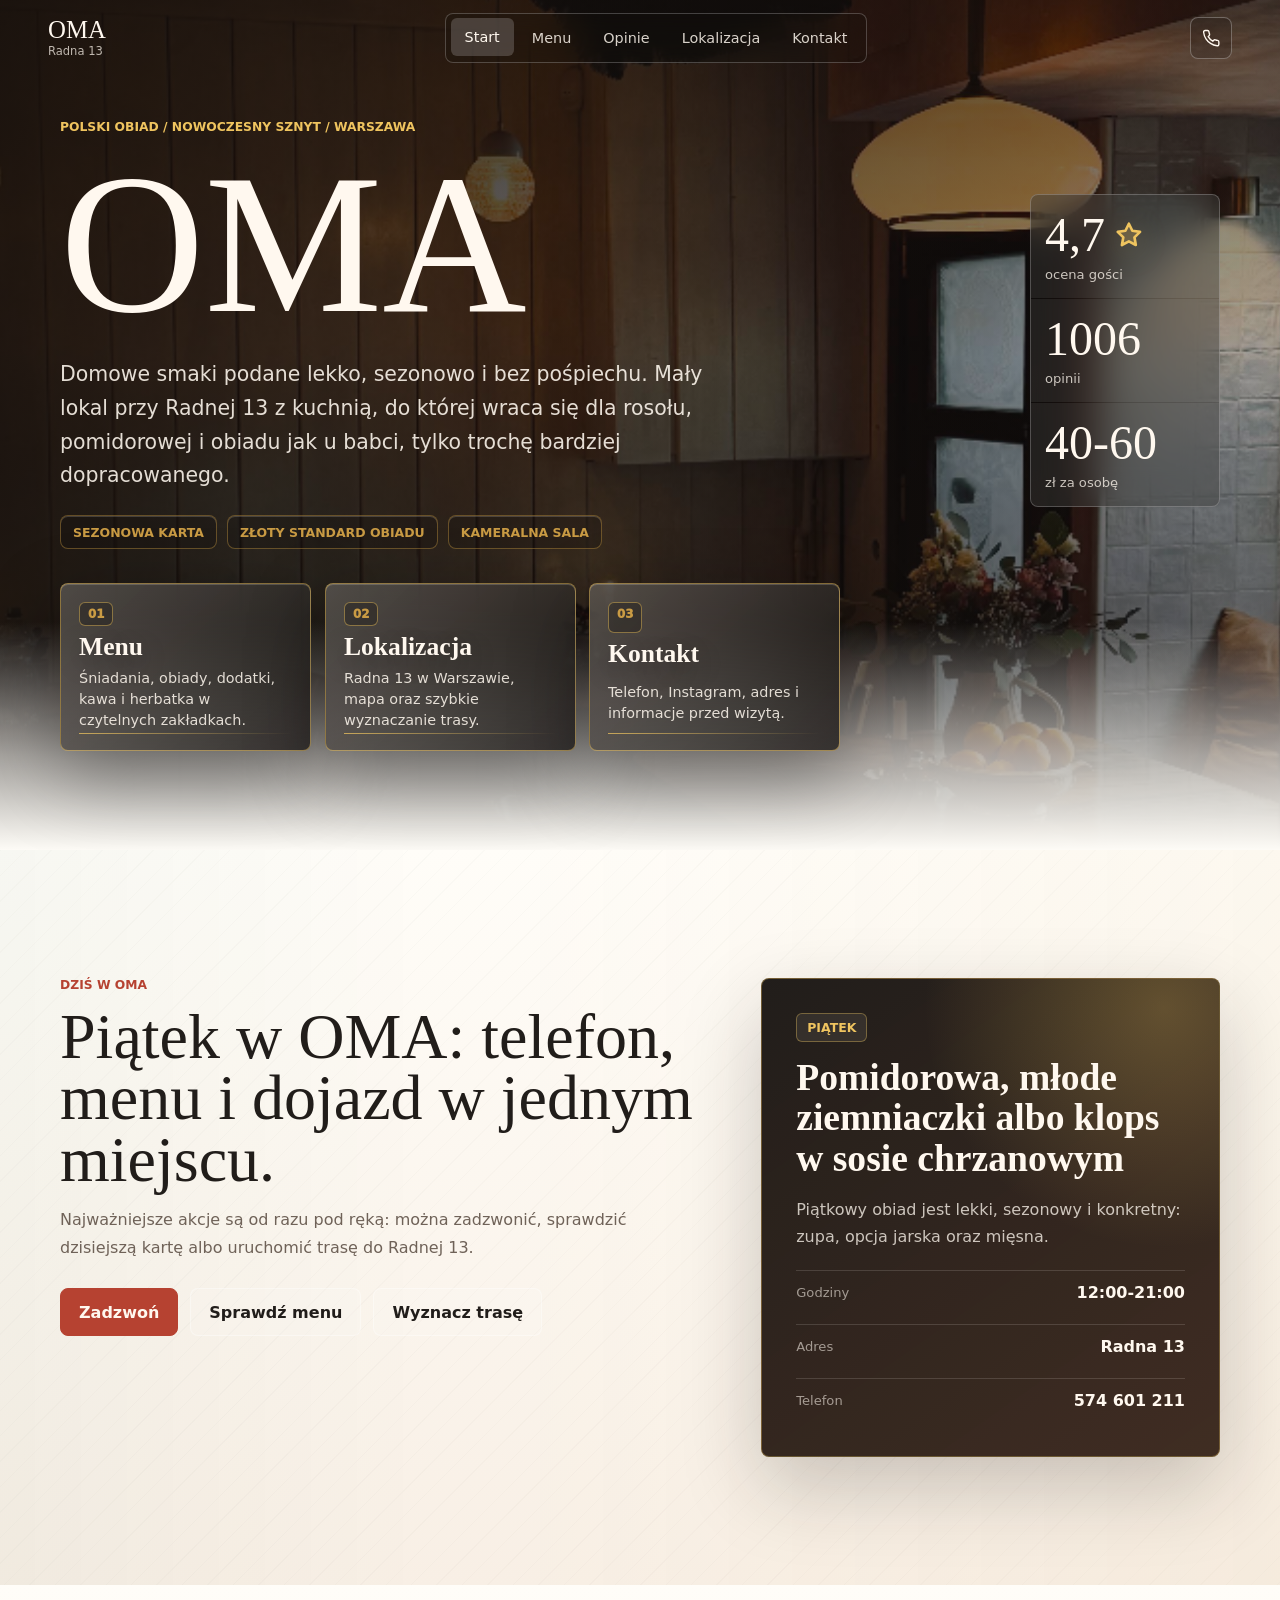
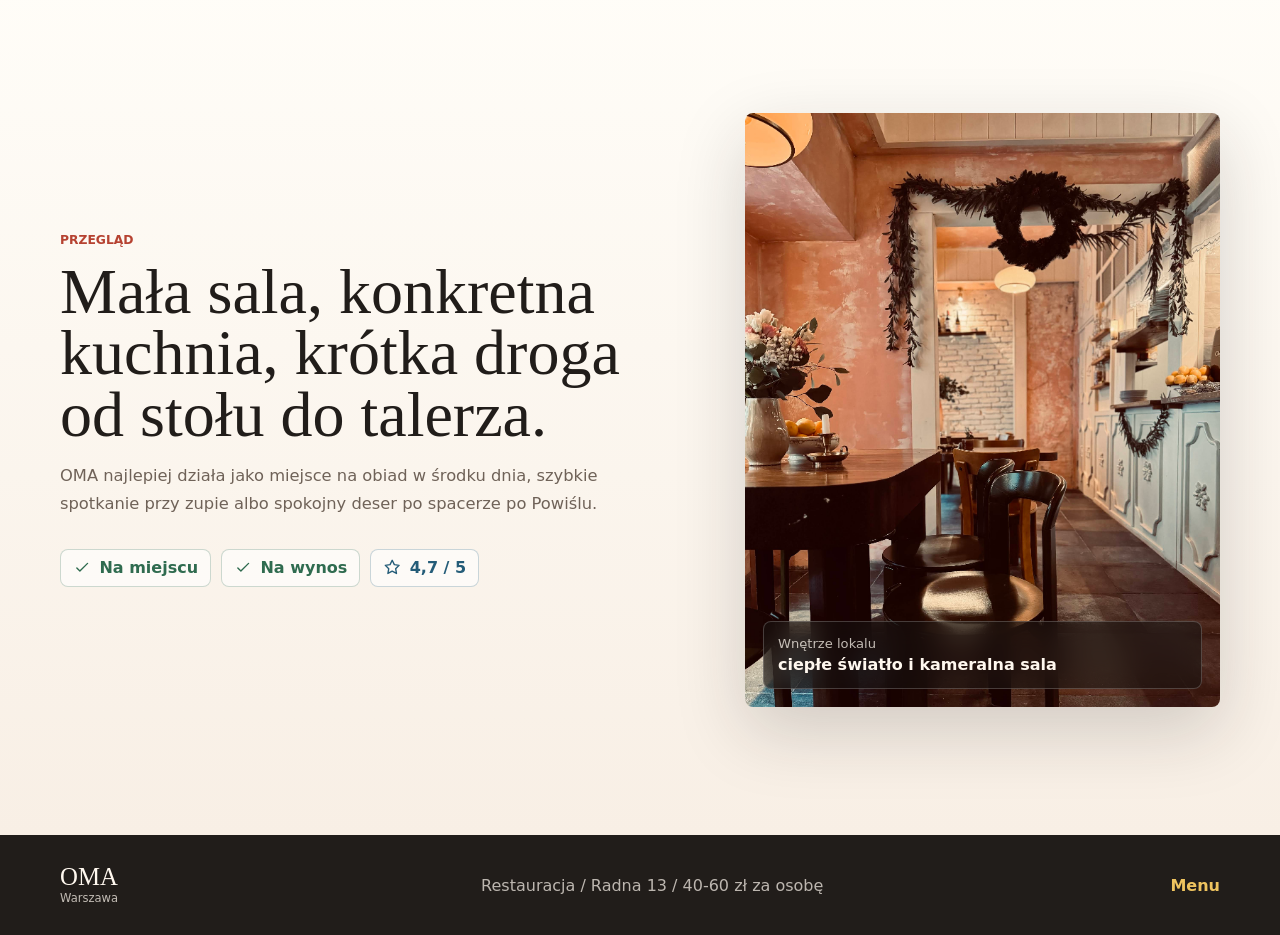
<file: index.html>
<!doctype html>
<html lang="pl">
  <head>
    <meta charset="utf-8" />
    <meta name="viewport" content="width=device-width, initial-scale=1" />
    <title>OMA | Restauracja przy Radnej 13</title>
    <meta name="description" content="Strona startowa restauracji OMA w Warszawie: szybkie przejście do menu, lokalizacji i kontaktu." />
    <link rel="preload" href="./assets/interior-3.png" as="image" />
    <link rel="stylesheet" href="./styles.css?v=20260710-nav-small" />
  </head>
  <body class="home-page">
<svg class="icon-sprite" aria-hidden="true" focusable="false">
      <symbol id="icon-utensils" viewBox="0 0 24 24">
        <path d="M4 3v7a4 4 0 0 0 4 4v7" />
        <path d="M8 3v18" />
        <path d="M12 3v7a4 4 0 0 1-4 4" />
        <path d="M18 3v18" />
        <path d="M16 3h4" />
      </symbol>
      <symbol id="icon-star" viewBox="0 0 24 24">
        <path d="m12 3 2.8 5.7 6.2.9-4.5 4.4 1.1 6.2-5.6-3-5.6 3 1.1-6.2L3 9.6l6.2-.9L12 3Z" />
      </symbol>
      <symbol id="icon-map" viewBox="0 0 24 24">
        <path d="M12 21s7-4.8 7-11a7 7 0 1 0-14 0c0 6.2 7 11 7 11Z" />
        <circle cx="12" cy="10" r="2.5" />
      </symbol>
      <symbol id="icon-phone" viewBox="0 0 24 24">
        <path d="M22 16.9v3a2 2 0 0 1-2.2 2 19.8 19.8 0 0 1-8.6-3.1 19.5 19.5 0 0 1-6-6A19.8 19.8 0 0 1 2.1 4.2 2 2 0 0 1 4.1 2h3a2 2 0 0 1 2 1.7c.1 1 .4 2 .7 2.9a2 2 0 0 1-.5 2.1L8.1 9.9a16 16 0 0 0 6 6l1.2-1.2a2 2 0 0 1 2.1-.5c.9.3 1.9.6 2.9.7A2 2 0 0 1 22 16.9Z" />
      </symbol>
      <symbol id="icon-clock" viewBox="0 0 24 24">
        <circle cx="12" cy="12" r="9" />
        <path d="M12 7v5l3 2" />
      </symbol>
      <symbol id="icon-arrow" viewBox="0 0 24 24">
        <path d="M7 17 17 7" />
        <path d="M8 7h9v9" />
      </symbol>
      <symbol id="icon-menu" viewBox="0 0 24 24">
        <path d="M4 7h16" />
        <path d="M4 12h16" />
        <path d="M4 17h16" />
      </symbol>
      <symbol id="icon-x" viewBox="0 0 24 24">
        <path d="M18 6 6 18" />
        <path d="m6 6 12 12" />
      </symbol>
      <symbol id="icon-soup" viewBox="0 0 24 24">
        <path d="M5 11h14v1a7 7 0 0 1-14 0v-1Z" />
        <path d="M7 19h10" />
        <path d="M9 3c-1 1-1 2 0 3s1 2 0 3" />
        <path d="M13 3c-1 1-1 2 0 3s1 2 0 3" />
      </symbol>
      <symbol id="icon-cake" viewBox="0 0 24 24">
        <path d="M4 11h16v8H4z" />
        <path d="M4 15c2 1.5 4 1.5 6 0s4-1.5 6 0 3 1.5 4 .7" />
        <path d="M8 11V8" />
        <path d="M12 11V8" />
        <path d="M16 11V8" />
        <path d="M8 5v1" />
        <path d="M12 5v1" />
        <path d="M16 5v1" />
      </symbol>
      <symbol id="icon-share" viewBox="0 0 24 24">
        <circle cx="18" cy="5" r="3" />
        <circle cx="6" cy="12" r="3" />
        <circle cx="18" cy="19" r="3" />
        <path d="m8.6 10.6 6.8-4.2" />
        <path d="m8.6 13.4 6.8 4.2" />
      </symbol>
      <symbol id="icon-instagram" viewBox="0 0 24 24">
        <rect x="3" y="3" width="18" height="18" rx="5" />
        <circle cx="12" cy="12" r="4" />
        <circle cx="17.5" cy="6.5" r="1" />
      </symbol>
      <symbol id="icon-check" viewBox="0 0 24 24">
        <path d="m5 13 4 4L19 7" />
      </symbol>
      <symbol id="icon-quote" viewBox="0 0 24 24">
        <path d="M8 11H5a4 4 0 0 1 4-4v9H5v-1a4 4 0 0 1 3-4Z" />
        <path d="M18 11h-3a4 4 0 0 1 4-4v9h-4v-1a4 4 0 0 1 3-4Z" />
      </symbol>
    </svg>

    <div class="preloader" aria-hidden="true">
      <span>O</span>
      <span>M</span>
      <span>A</span>
    </div>

    <header class="site-header" data-header>
      <a class="brand" href="./index.html" aria-label="OMA - strona startowa">
        <span class="brand-mark">OMA</span>
        <span class="brand-line">Radna 13</span>
      </a>
      <nav class="main-nav" aria-label="Główna nawigacja" data-nav>
        <a href="./index.html">Start</a>
        <a href="./menu.html">Menu</a>
        <a href="./opinie.html">Opinie</a>
        <a href="./lokalizacja.html">Lokalizacja</a>
        <a href="./kontakt.html">Kontakt</a>
      </nav>
      <div class="header-actions">
        <a class="icon-button" href="tel:+48574601211" aria-label="Zadzwoń do OMA">
          <svg><use href="#icon-phone"></use></svg>
        </a>
        <button class="icon-button mobile-toggle" type="button" aria-label="Otwórz menu" data-menu-toggle>
          <svg class="open-icon"><use href="#icon-menu"></use></svg>
          <svg class="close-icon"><use href="#icon-x"></use></svg>
        </button>
      </div>
    </header>

    <main>
<section class="hero section-anchor" id="start">
        <div class="hero-media" aria-hidden="true">
          <img src="./assets/interior-3.png" alt="" />
        </div>
        <div class="hero-tint" aria-hidden="true"></div>
        <div class="hero-content reveal">
          <p class="eyebrow">Polski obiad / nowoczesny sznyt / Warszawa</p>
          <h1>OMA</h1>
          <p class="hero-copy">
            Domowe smaki podane lekko, sezonowo i bez pośpiechu. Mały lokal przy Radnej 13
            z kuchnią, do której wraca się dla rosołu, pomidorowej i obiadu jak u babci,
            tylko trochę bardziej dopracowanego.
          </p>
          <div class="premium-notes" aria-label="Charakter restauracji">
            <span>Sezonowa karta</span>
            <span>Złoty standard obiadu</span>
            <span>Kameralna sala</span>
          </div>
          <div class="hero-gateway" aria-label="Szybkie przejścia na stronie">
            <a class="gateway-card" href="./menu.html">
              <span>01</span>
              <strong>Menu</strong>
              <p>Śniadania, obiady, dodatki, kawa i herbatka w czytelnych zakładkach.</p>
            </a>
            <a class="gateway-card" href="./lokalizacja.html">
              <span>02</span>
              <strong>Lokalizacja</strong>
              <p>Radna 13 w Warszawie, mapa oraz szybkie wyznaczanie trasy.</p>
            </a>
            <a class="gateway-card" href="./kontakt.html">
              <span>03</span>
              <strong>Kontakt</strong>
              <p>Telefon, Instagram, adres i informacje przed wizytą.</p>
            </a>
          </div>
        </div>
        <div class="hero-stats reveal" aria-label="Najważniejsze informacje">
          <article>
            <span class="stat-value stat-rating"><span data-count="4.7" data-decimals="1">4,7</span><svg aria-hidden="true"><use href="#icon-star"></use></svg></span>
            <span class="stat-label">ocena gości</span>
          </article>
          <article>
            <span class="stat-value" data-count="1006">0</span>
            <span class="stat-label">opinii</span>
          </article>
          <article>
            <span class="stat-value">40-60</span>
            <span class="stat-label">zł za osobę</span>
          </article>
        </div>
      </section>


<section class="today-section section-pad" id="dzisiaj" data-today-card>
        <div class="section-shell today-grid">
          <div class="today-copy reveal">
            <p class="eyebrow">Dziś w OMA</p>
            <h2 data-today-title>Dzisiejszy obiad i szybka decyzja przed wizytą.</h2>
            <p data-today-copy>
              Strona sprawdza dzień tygodnia i pokazuje właściwy obiad, godziny oraz najkrótszą drogę do telefonu, menu i trasy.
            </p>
            <div class="today-actions" aria-label="Najważniejsze akcje">
              <a class="button primary" href="tel:+48574601211">Zadzwoń</a>
              <a class="button secondary" href="./menu.html#menu">Sprawdź menu</a>
              <a class="button secondary" href="https://www.google.com/maps/dir/?api=1&destination=Radna%2013%2C%2000-341%20Warszawa" target="_blank" rel="noreferrer">Wyznacz trasę</a>
            </div>
          </div>
          <aside class="today-card reveal" aria-label="Dzisiejsze informacje">
            <span class="today-kicker" data-today-day>Piątek</span>
            <strong data-today-dish>Pomidorowa, danie jarskie albo mięsne</strong>
            <p data-today-details>Dzisiejsza karta obiadowa jest wybierana automatycznie z menu tygodnia.</p>
            <dl class="today-meta">
              <div><dt>Godziny</dt><dd data-today-hours>12:00-21:00</dd></div>
              <div><dt>Adres</dt><dd>Radna 13</dd></div>
              <div><dt>Telefon</dt><dd>574 601 211</dd></div>
            </dl>
          </aside>
        </div>
      </section>
<section class="overview section-pad" id="przeglad">
        <div class="section-shell overview-grid">
          <div class="intro-copy reveal">
            <p class="eyebrow">Przegląd</p>
            <h2>Mała sala, konkretna kuchnia, krótka droga od stołu do talerza.</h2>
            <p>
              OMA najlepiej działa jako miejsce na obiad w środku dnia, szybkie spotkanie
              przy zupie albo spokojny deser po spacerze po Powiślu.
            </p>
            <div class="service-strip" aria-label="Dostępne opcje">
              <span><svg><use href="#icon-check"></use></svg> Na miejscu</span>
              <span><svg><use href="#icon-check"></use></svg> Na wynos</span>
              <span><svg><use href="#icon-star"></use></svg> 4,7 / 5</span>
            </div>
          </div>
          <figure class="image-panel reveal">
            <img src="./assets/interior-1.png" alt="Wnętrze restauracji OMA z drewnianymi stolikami i ciepłym światłem" />
            <figcaption>
              <span>Wnętrze lokalu</span>
              <strong>ciepłe światło i kameralna sala</strong>
            </figcaption>
          </figure>
        </div>
      </section>
    </main>

    <footer class="site-footer">
      <div class="section-shell footer-inner">
        <a class="brand" href="./index.html" aria-label="OMA - strona startowa">
          <span class="brand-mark">OMA</span>
          <span class="brand-line">Warszawa</span>
        </a>
        <p>Restauracja / Radna 13 / 40-60 zł za osobę</p>
        <a href="./menu.html">Menu</a>
      </div>
    </footer>

    <script src="./script.js?v=20260710-nav-small"></script>
  </body>
</html>
</file>
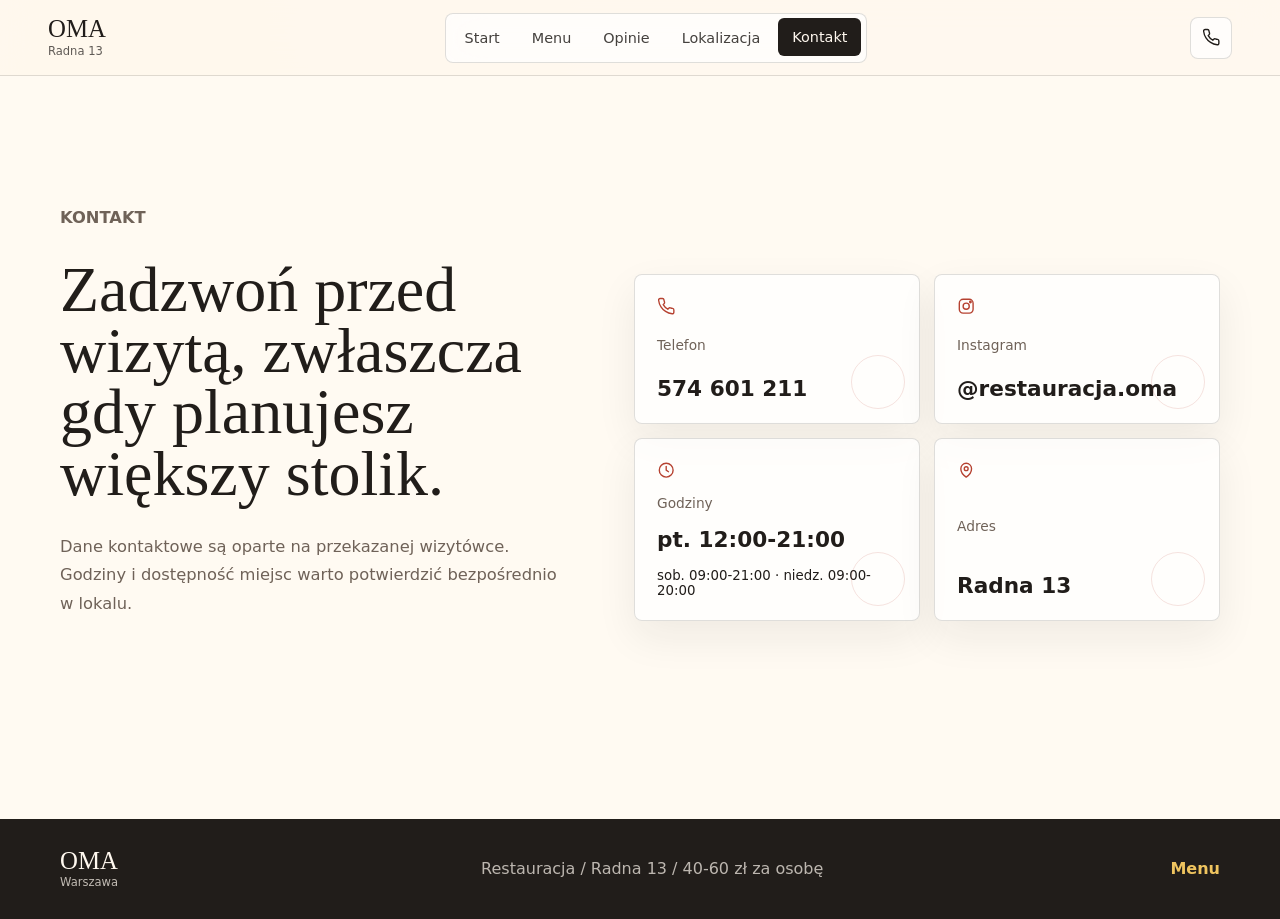
<file: kontakt.html>
<!doctype html>
<html lang="pl">
  <head>
    <meta charset="utf-8" />
    <meta name="viewport" content="width=device-width, initial-scale=1" />
    <title>Kontakt | OMA Warszawa</title>
    <meta name="description" content="Kontakt do restauracji OMA: telefon, adres, Instagram i godziny." />
    <link rel="preload" href="./assets/interior-3.png" as="image" />
    <link rel="stylesheet" href="./styles.css?v=20260710-nav-small" />
  </head>
  <body class="subpage contact-page">
<svg class="icon-sprite" aria-hidden="true" focusable="false">
      <symbol id="icon-utensils" viewBox="0 0 24 24">
        <path d="M4 3v7a4 4 0 0 0 4 4v7" />
        <path d="M8 3v18" />
        <path d="M12 3v7a4 4 0 0 1-4 4" />
        <path d="M18 3v18" />
        <path d="M16 3h4" />
      </symbol>
      <symbol id="icon-star" viewBox="0 0 24 24">
        <path d="m12 3 2.8 5.7 6.2.9-4.5 4.4 1.1 6.2-5.6-3-5.6 3 1.1-6.2L3 9.6l6.2-.9L12 3Z" />
      </symbol>
      <symbol id="icon-map" viewBox="0 0 24 24">
        <path d="M12 21s7-4.8 7-11a7 7 0 1 0-14 0c0 6.2 7 11 7 11Z" />
        <circle cx="12" cy="10" r="2.5" />
      </symbol>
      <symbol id="icon-phone" viewBox="0 0 24 24">
        <path d="M22 16.9v3a2 2 0 0 1-2.2 2 19.8 19.8 0 0 1-8.6-3.1 19.5 19.5 0 0 1-6-6A19.8 19.8 0 0 1 2.1 4.2 2 2 0 0 1 4.1 2h3a2 2 0 0 1 2 1.7c.1 1 .4 2 .7 2.9a2 2 0 0 1-.5 2.1L8.1 9.9a16 16 0 0 0 6 6l1.2-1.2a2 2 0 0 1 2.1-.5c.9.3 1.9.6 2.9.7A2 2 0 0 1 22 16.9Z" />
      </symbol>
      <symbol id="icon-clock" viewBox="0 0 24 24">
        <circle cx="12" cy="12" r="9" />
        <path d="M12 7v5l3 2" />
      </symbol>
      <symbol id="icon-arrow" viewBox="0 0 24 24">
        <path d="M7 17 17 7" />
        <path d="M8 7h9v9" />
      </symbol>
      <symbol id="icon-menu" viewBox="0 0 24 24">
        <path d="M4 7h16" />
        <path d="M4 12h16" />
        <path d="M4 17h16" />
      </symbol>
      <symbol id="icon-x" viewBox="0 0 24 24">
        <path d="M18 6 6 18" />
        <path d="m6 6 12 12" />
      </symbol>
      <symbol id="icon-soup" viewBox="0 0 24 24">
        <path d="M5 11h14v1a7 7 0 0 1-14 0v-1Z" />
        <path d="M7 19h10" />
        <path d="M9 3c-1 1-1 2 0 3s1 2 0 3" />
        <path d="M13 3c-1 1-1 2 0 3s1 2 0 3" />
      </symbol>
      <symbol id="icon-cake" viewBox="0 0 24 24">
        <path d="M4 11h16v8H4z" />
        <path d="M4 15c2 1.5 4 1.5 6 0s4-1.5 6 0 3 1.5 4 .7" />
        <path d="M8 11V8" />
        <path d="M12 11V8" />
        <path d="M16 11V8" />
        <path d="M8 5v1" />
        <path d="M12 5v1" />
        <path d="M16 5v1" />
      </symbol>
      <symbol id="icon-share" viewBox="0 0 24 24">
        <circle cx="18" cy="5" r="3" />
        <circle cx="6" cy="12" r="3" />
        <circle cx="18" cy="19" r="3" />
        <path d="m8.6 10.6 6.8-4.2" />
        <path d="m8.6 13.4 6.8 4.2" />
      </symbol>
      <symbol id="icon-instagram" viewBox="0 0 24 24">
        <rect x="3" y="3" width="18" height="18" rx="5" />
        <circle cx="12" cy="12" r="4" />
        <circle cx="17.5" cy="6.5" r="1" />
      </symbol>
      <symbol id="icon-check" viewBox="0 0 24 24">
        <path d="m5 13 4 4L19 7" />
      </symbol>
      <symbol id="icon-quote" viewBox="0 0 24 24">
        <path d="M8 11H5a4 4 0 0 1 4-4v9H5v-1a4 4 0 0 1 3-4Z" />
        <path d="M18 11h-3a4 4 0 0 1 4-4v9h-4v-1a4 4 0 0 1 3-4Z" />
      </symbol>
    </svg>

    <div class="preloader" aria-hidden="true">
      <span>O</span>
      <span>M</span>
      <span>A</span>
    </div>

    <header class="site-header" data-header>
      <a class="brand" href="./index.html" aria-label="OMA - strona startowa">
        <span class="brand-mark">OMA</span>
        <span class="brand-line">Radna 13</span>
      </a>
      <nav class="main-nav" aria-label="Główna nawigacja" data-nav>
        <a href="./index.html">Start</a>
        <a href="./menu.html">Menu</a>
        <a href="./opinie.html">Opinie</a>
        <a href="./lokalizacja.html">Lokalizacja</a>
        <a href="./kontakt.html">Kontakt</a>
      </nav>
      <div class="header-actions">
        <a class="icon-button" href="tel:+48574601211" aria-label="Zadzwoń do OMA">
          <svg><use href="#icon-phone"></use></svg>
        </a>
        <button class="icon-button mobile-toggle" type="button" aria-label="Otwórz menu" data-menu-toggle>
          <svg class="open-icon"><use href="#icon-menu"></use></svg>
          <svg class="close-icon"><use href="#icon-x"></use></svg>
        </button>
      </div>
    </header>

    <main class="page-main">
<section class="contact section-pad section-anchor" id="kontakt">
        <div class="section-shell contact-grid">
          <div class="section-heading reveal">
            <p class="eyebrow">Kontakt</p>
            <h2>Zadzwoń przed wizytą, zwłaszcza gdy planujesz większy stolik.</h2>
            <p>
              Dane kontaktowe są oparte na przekazanej wizytówce. Godziny i dostępność miejsc
              warto potwierdzić bezpośrednio w lokalu.
            </p>
          </div>

          <div class="contact-cards reveal">
            <a class="contact-card" href="tel:+48574601211">
              <svg><use href="#icon-phone"></use></svg>
              <span>Telefon</span>
              <strong>574 601 211</strong>
            </a>
            <a class="contact-card" href="https://www.instagram.com/restauracja.oma?igsh=MWxmdjN4bTN3cDZhYg%3D%3D" target="_blank" rel="noreferrer">
              <svg><use href="#icon-instagram"></use></svg>
              <span>Instagram</span>
              <strong>@restauracja.oma</strong>
            </a>
            <div class="contact-card">
              <svg><use href="#icon-clock"></use></svg>
              <span>Godziny</span>
              <strong>pt. 12:00-21:00</strong><small>sob. 09:00-21:00 · niedz. 09:00-20:00</small>
            </div>
            <div class="contact-card">
              <svg><use href="#icon-map"></use></svg>
              <span>Adres</span>
              <strong>Radna 13</strong>
            </div>
          </div>
        </div>
      </section>
    </main>

    <footer class="site-footer">
      <div class="section-shell footer-inner">
        <a class="brand" href="./index.html" aria-label="OMA - strona startowa">
          <span class="brand-mark">OMA</span>
          <span class="brand-line">Warszawa</span>
        </a>
        <p>Restauracja / Radna 13 / 40-60 zł za osobę</p>
        <a href="./menu.html">Menu</a>
      </div>
    </footer>

    <script src="./script.js?v=20260710-nav-small"></script>
  </body>
</html>
</file>
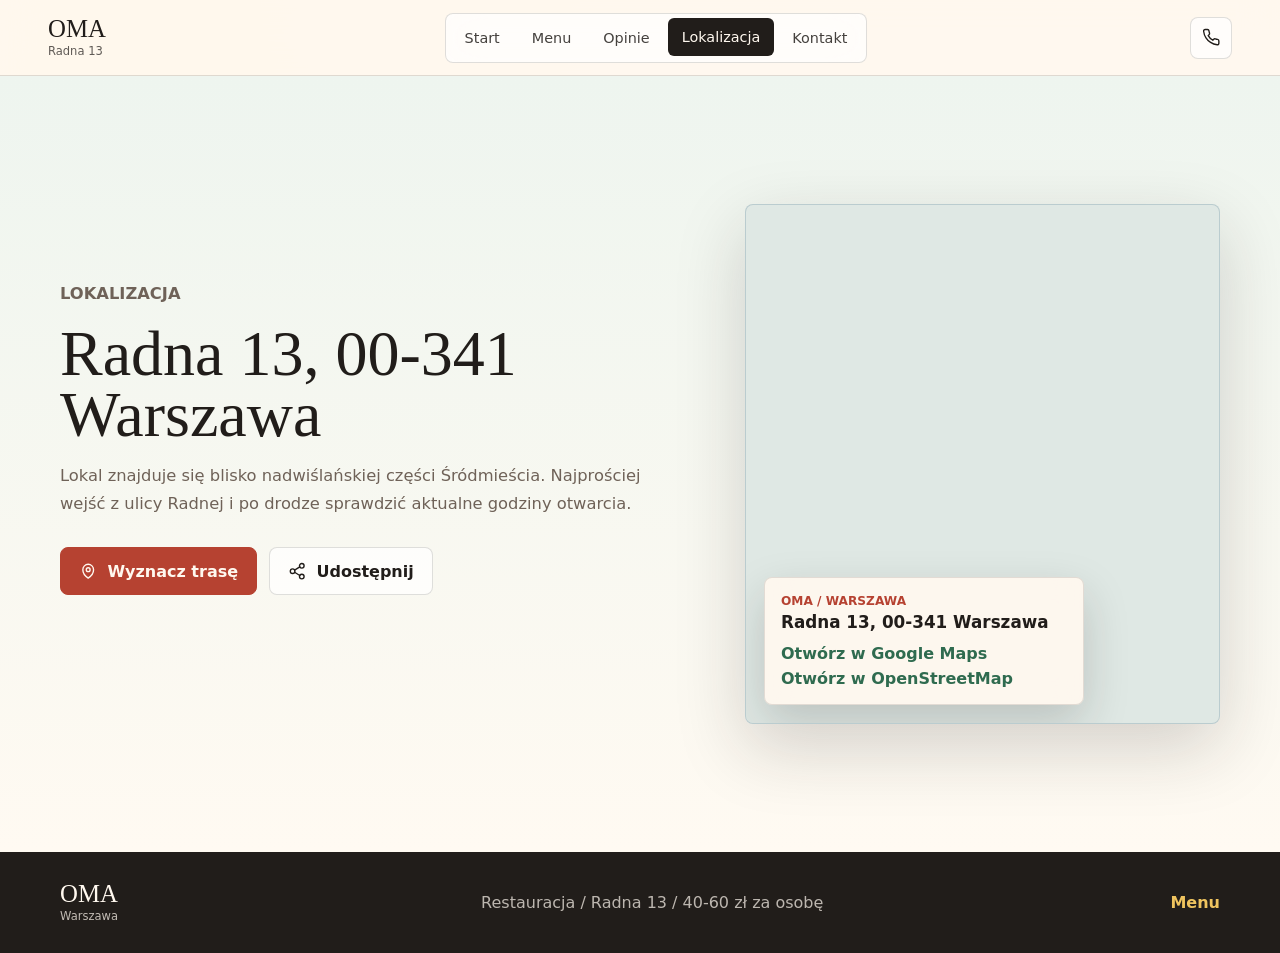
<file: lokalizacja.html>
<!doctype html>
<html lang="pl">
  <head>
    <meta charset="utf-8" />
    <meta name="viewport" content="width=device-width, initial-scale=1" />
    <title>Lokalizacja | OMA Warszawa</title>
    <meta name="description" content="Lokalizacja restauracji OMA przy ul. Radnej 13 w Warszawie z mapą i trasą dojazdu." />
    <link rel="preload" href="./assets/interior-3.png" as="image" />
    <link rel="stylesheet" href="./styles.css?v=20260710-nav-small" />
  </head>
  <body class="subpage location-page">
<svg class="icon-sprite" aria-hidden="true" focusable="false">
      <symbol id="icon-utensils" viewBox="0 0 24 24">
        <path d="M4 3v7a4 4 0 0 0 4 4v7" />
        <path d="M8 3v18" />
        <path d="M12 3v7a4 4 0 0 1-4 4" />
        <path d="M18 3v18" />
        <path d="M16 3h4" />
      </symbol>
      <symbol id="icon-star" viewBox="0 0 24 24">
        <path d="m12 3 2.8 5.7 6.2.9-4.5 4.4 1.1 6.2-5.6-3-5.6 3 1.1-6.2L3 9.6l6.2-.9L12 3Z" />
      </symbol>
      <symbol id="icon-map" viewBox="0 0 24 24">
        <path d="M12 21s7-4.8 7-11a7 7 0 1 0-14 0c0 6.2 7 11 7 11Z" />
        <circle cx="12" cy="10" r="2.5" />
      </symbol>
      <symbol id="icon-phone" viewBox="0 0 24 24">
        <path d="M22 16.9v3a2 2 0 0 1-2.2 2 19.8 19.8 0 0 1-8.6-3.1 19.5 19.5 0 0 1-6-6A19.8 19.8 0 0 1 2.1 4.2 2 2 0 0 1 4.1 2h3a2 2 0 0 1 2 1.7c.1 1 .4 2 .7 2.9a2 2 0 0 1-.5 2.1L8.1 9.9a16 16 0 0 0 6 6l1.2-1.2a2 2 0 0 1 2.1-.5c.9.3 1.9.6 2.9.7A2 2 0 0 1 22 16.9Z" />
      </symbol>
      <symbol id="icon-clock" viewBox="0 0 24 24">
        <circle cx="12" cy="12" r="9" />
        <path d="M12 7v5l3 2" />
      </symbol>
      <symbol id="icon-arrow" viewBox="0 0 24 24">
        <path d="M7 17 17 7" />
        <path d="M8 7h9v9" />
      </symbol>
      <symbol id="icon-menu" viewBox="0 0 24 24">
        <path d="M4 7h16" />
        <path d="M4 12h16" />
        <path d="M4 17h16" />
      </symbol>
      <symbol id="icon-x" viewBox="0 0 24 24">
        <path d="M18 6 6 18" />
        <path d="m6 6 12 12" />
      </symbol>
      <symbol id="icon-soup" viewBox="0 0 24 24">
        <path d="M5 11h14v1a7 7 0 0 1-14 0v-1Z" />
        <path d="M7 19h10" />
        <path d="M9 3c-1 1-1 2 0 3s1 2 0 3" />
        <path d="M13 3c-1 1-1 2 0 3s1 2 0 3" />
      </symbol>
      <symbol id="icon-cake" viewBox="0 0 24 24">
        <path d="M4 11h16v8H4z" />
        <path d="M4 15c2 1.5 4 1.5 6 0s4-1.5 6 0 3 1.5 4 .7" />
        <path d="M8 11V8" />
        <path d="M12 11V8" />
        <path d="M16 11V8" />
        <path d="M8 5v1" />
        <path d="M12 5v1" />
        <path d="M16 5v1" />
      </symbol>
      <symbol id="icon-share" viewBox="0 0 24 24">
        <circle cx="18" cy="5" r="3" />
        <circle cx="6" cy="12" r="3" />
        <circle cx="18" cy="19" r="3" />
        <path d="m8.6 10.6 6.8-4.2" />
        <path d="m8.6 13.4 6.8 4.2" />
      </symbol>
      <symbol id="icon-instagram" viewBox="0 0 24 24">
        <rect x="3" y="3" width="18" height="18" rx="5" />
        <circle cx="12" cy="12" r="4" />
        <circle cx="17.5" cy="6.5" r="1" />
      </symbol>
      <symbol id="icon-check" viewBox="0 0 24 24">
        <path d="m5 13 4 4L19 7" />
      </symbol>
      <symbol id="icon-quote" viewBox="0 0 24 24">
        <path d="M8 11H5a4 4 0 0 1 4-4v9H5v-1a4 4 0 0 1 3-4Z" />
        <path d="M18 11h-3a4 4 0 0 1 4-4v9h-4v-1a4 4 0 0 1 3-4Z" />
      </symbol>
    </svg>

    <div class="preloader" aria-hidden="true">
      <span>O</span>
      <span>M</span>
      <span>A</span>
    </div>

    <header class="site-header" data-header>
      <a class="brand" href="./index.html" aria-label="OMA - strona startowa">
        <span class="brand-mark">OMA</span>
        <span class="brand-line">Radna 13</span>
      </a>
      <nav class="main-nav" aria-label="Główna nawigacja" data-nav>
        <a href="./index.html">Start</a>
        <a href="./menu.html">Menu</a>
        <a href="./opinie.html">Opinie</a>
        <a href="./lokalizacja.html">Lokalizacja</a>
        <a href="./kontakt.html">Kontakt</a>
      </nav>
      <div class="header-actions">
        <a class="icon-button" href="tel:+48574601211" aria-label="Zadzwoń do OMA">
          <svg><use href="#icon-phone"></use></svg>
        </a>
        <button class="icon-button mobile-toggle" type="button" aria-label="Otwórz menu" data-menu-toggle>
          <svg class="open-icon"><use href="#icon-menu"></use></svg>
          <svg class="close-icon"><use href="#icon-x"></use></svg>
        </button>
      </div>
    </header>

    <main class="page-main">
<section class="location section-pad section-anchor" id="lokalizacja">
        <div class="section-shell location-grid">
          <div class="location-copy reveal">
            <p class="eyebrow">Lokalizacja</p>
            <h2>Radna 13, 00-341 Warszawa</h2>
            <p>
              Lokal znajduje się blisko nadwiślańskiej części Śródmieścia. Najprościej wejść
              z ulicy Radnej i po drodze sprawdzić aktualne godziny otwarcia.
            </p>
            <div class="location-actions">
              <a
                class="button primary"
                href="https://www.google.com/maps/dir/?api=1&destination=Radna%2013%2C%2000-341%20Warszawa"
                target="_blank"
                rel="noreferrer"
              >
                <svg><use href="#icon-map"></use></svg>
                Wyznacz trasę
              </a>
              <button class="button secondary" type="button" data-share>
                <svg><use href="#icon-share"></use></svg>
                Udostępnij
              </button>
            </div>
            <p class="share-status" data-share-status aria-live="polite"></p>
          </div>

          <div class="map-card real-map reveal" aria-label="Mapa dojazdu do OMA przy Radnej 13">
            <iframe
              title="Mapa Google: OMA, Radna 13, Warszawa"
              src="https://maps.google.com/maps?q=Radna%2013%2C%2000-341%20Warszawa&t=m&z=16&output=embed"
              loading="lazy"
              referrerpolicy="no-referrer-when-downgrade"
            ></iframe>
            <div class="map-overlay">
              <span>OMA / Warszawa</span>
              <strong>Radna 13, 00-341 Warszawa</strong>
              <a href="https://www.google.com/maps/search/?api=1&query=Radna%2013%2C%2000-341%20Warszawa" target="_blank" rel="noreferrer">
                Otwórz w Google Maps
              </a>
              <a href="https://www.openstreetmap.org/search?query=Radna%2013%2C%20Warszawa" target="_blank" rel="noreferrer">
                Otwórz w OpenStreetMap
              </a>
            </div>
          </div>
        </div>
      </section>
    </main>

    <footer class="site-footer">
      <div class="section-shell footer-inner">
        <a class="brand" href="./index.html" aria-label="OMA - strona startowa">
          <span class="brand-mark">OMA</span>
          <span class="brand-line">Warszawa</span>
        </a>
        <p>Restauracja / Radna 13 / 40-60 zł za osobę</p>
        <a href="./menu.html">Menu</a>
      </div>
    </footer>

    <script src="./script.js?v=20260710-nav-small"></script>
  </body>
</html>
</file>
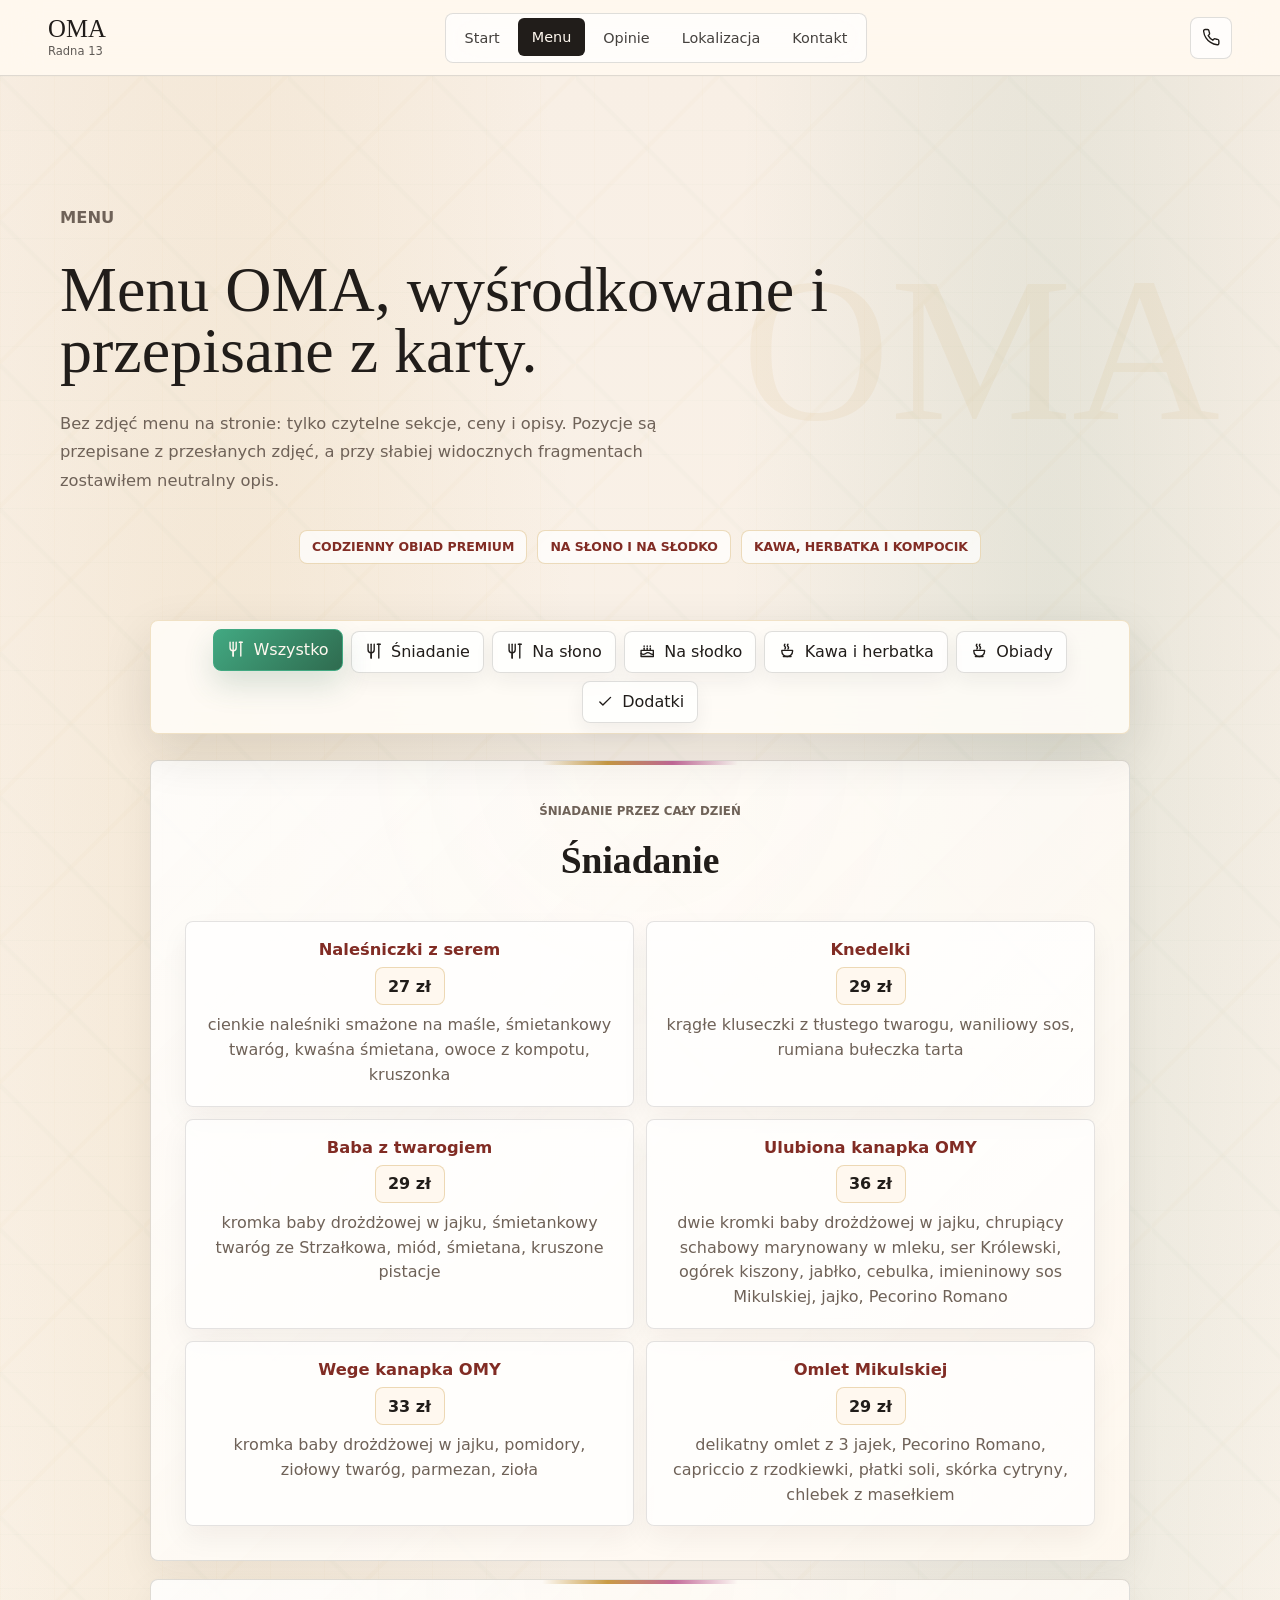
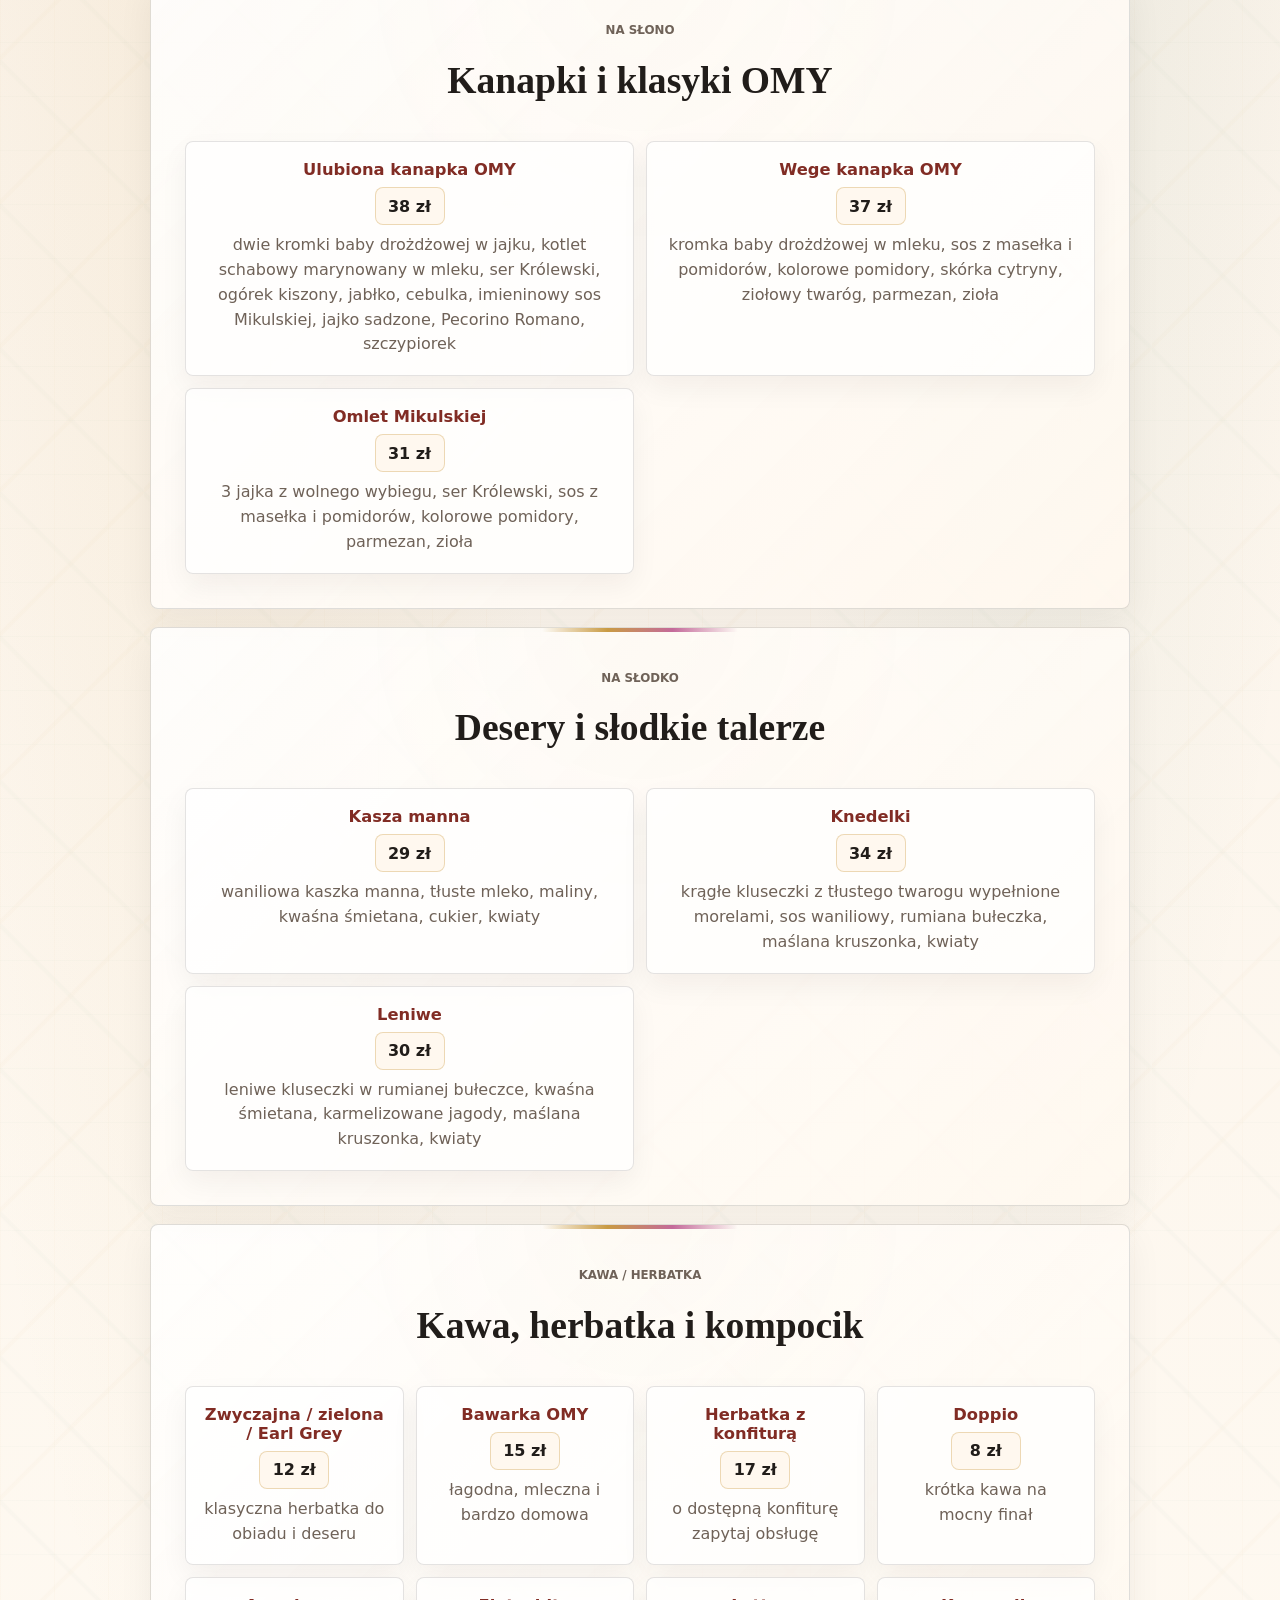
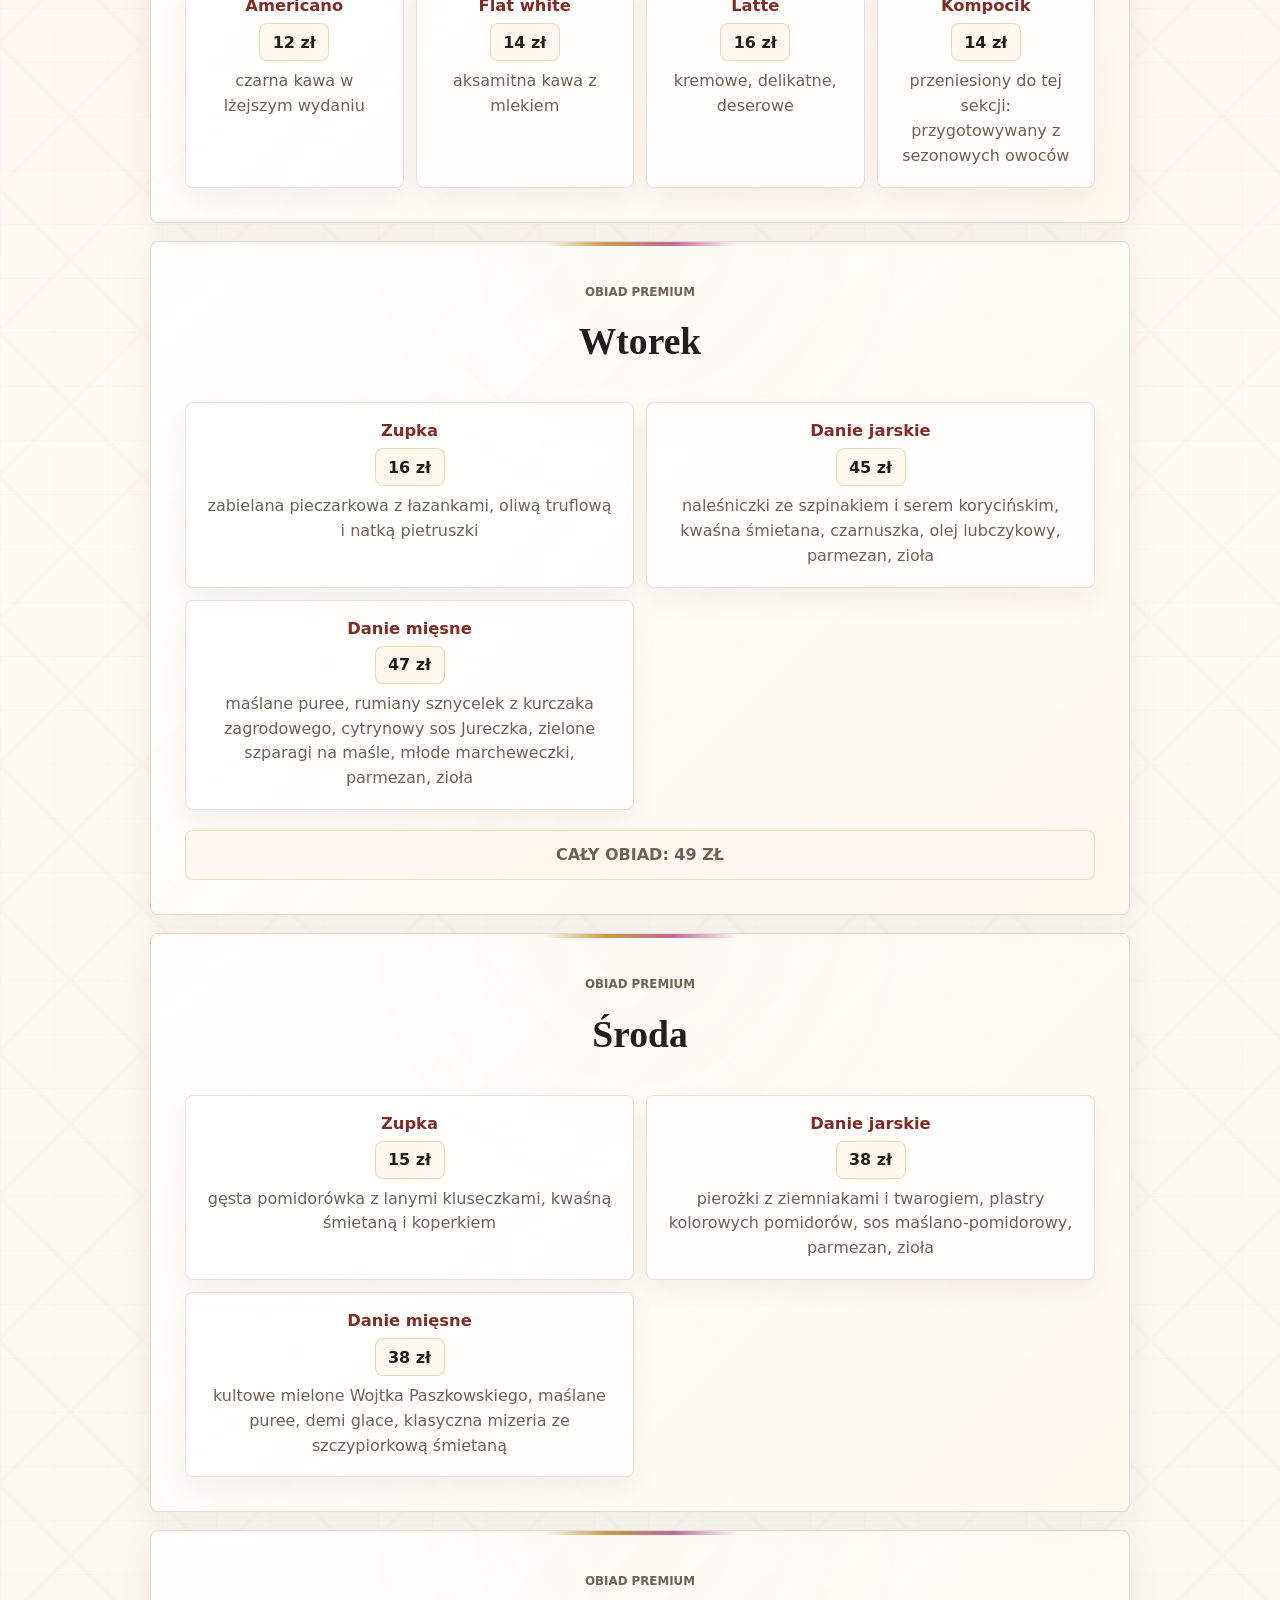
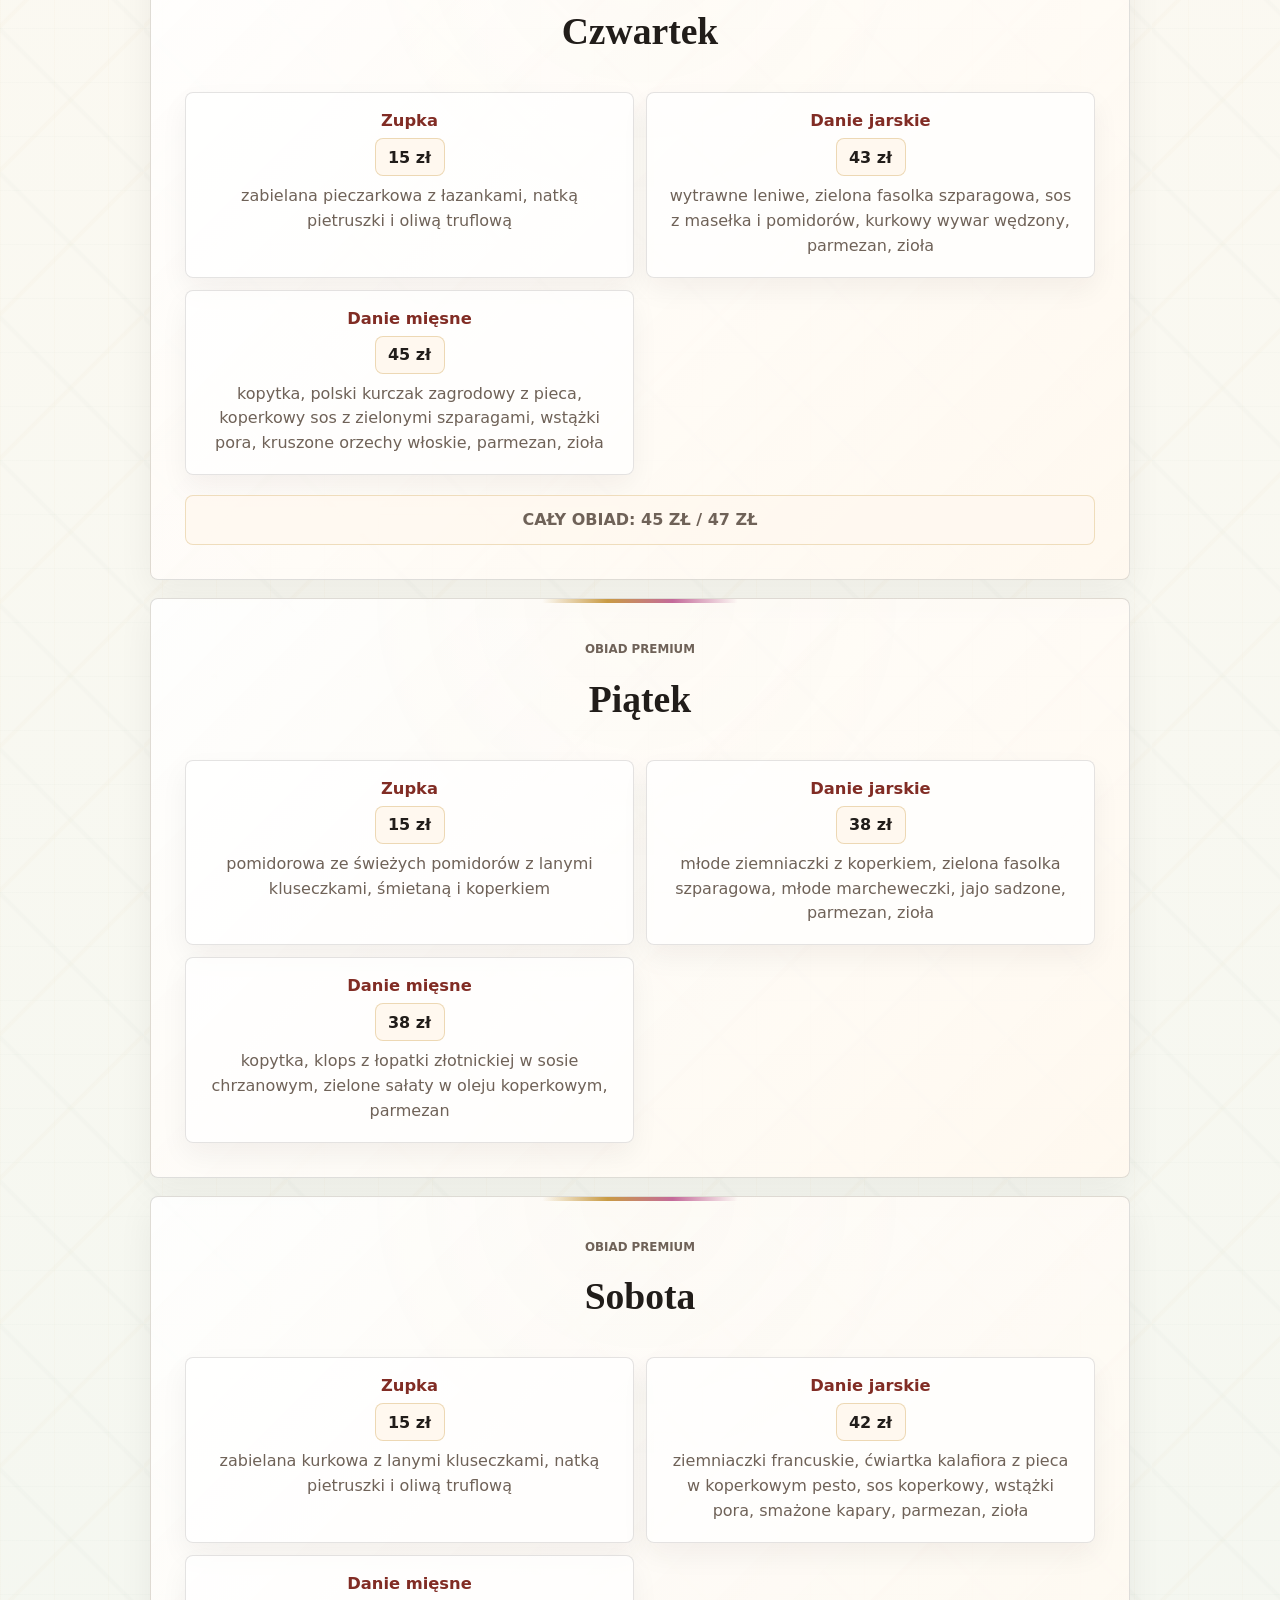
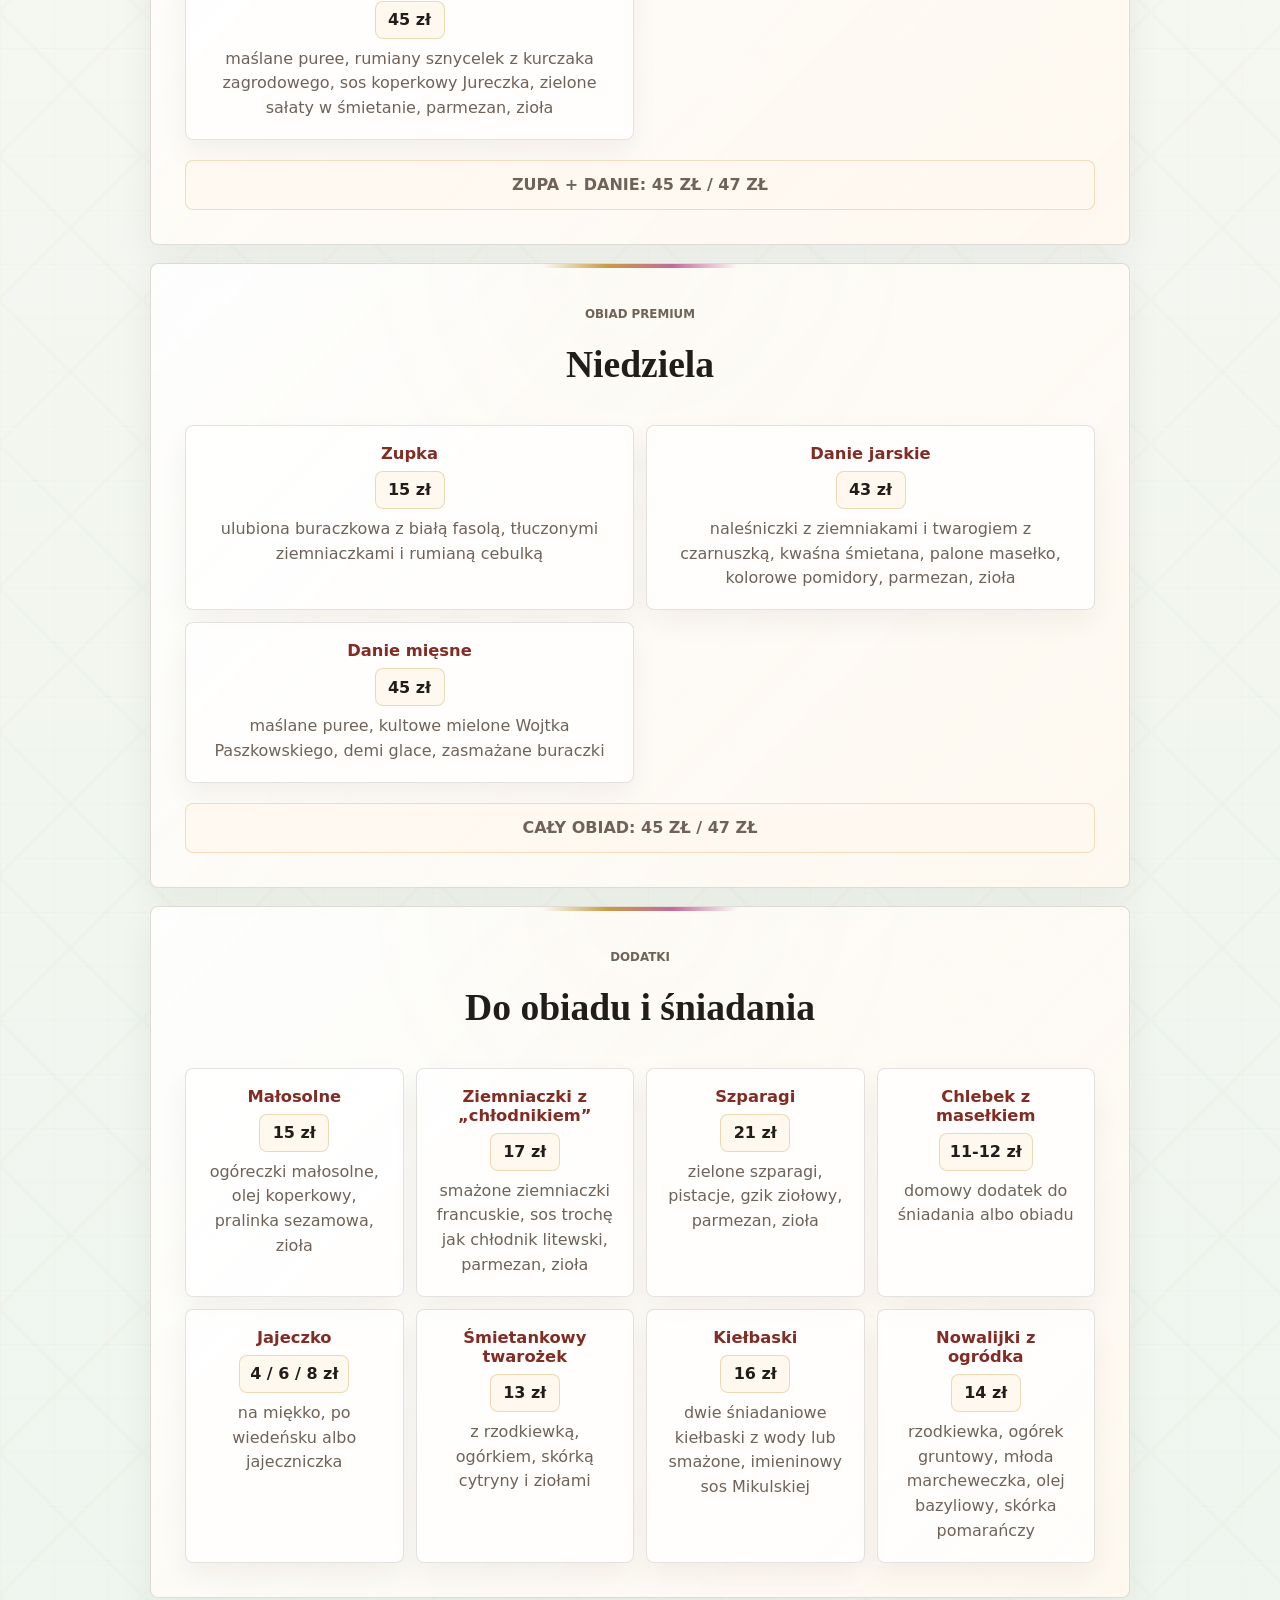
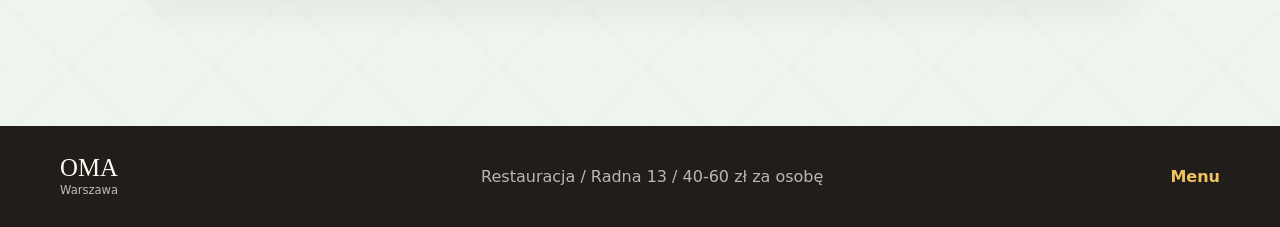
<file: menu.html>
<!doctype html>
<html lang="pl">
  <head>
    <meta charset="utf-8" />
    <meta name="viewport" content="width=device-width, initial-scale=1" />
    <title>Menu | OMA Warszawa</title>
    <meta name="description" content="Menu restauracji OMA: śniadanie, na słono, na słodko, kawa, herbatka, obiady i dodatki." />
    <link rel="preload" href="./assets/interior-3.png" as="image" />
    <link rel="stylesheet" href="./styles.css?v=20260710-nav-small" />
  </head>
  <body class="subpage menu-page">
<svg class="icon-sprite" aria-hidden="true" focusable="false">
      <symbol id="icon-utensils" viewBox="0 0 24 24">
        <path d="M4 3v7a4 4 0 0 0 4 4v7" />
        <path d="M8 3v18" />
        <path d="M12 3v7a4 4 0 0 1-4 4" />
        <path d="M18 3v18" />
        <path d="M16 3h4" />
      </symbol>
      <symbol id="icon-star" viewBox="0 0 24 24">
        <path d="m12 3 2.8 5.7 6.2.9-4.5 4.4 1.1 6.2-5.6-3-5.6 3 1.1-6.2L3 9.6l6.2-.9L12 3Z" />
      </symbol>
      <symbol id="icon-map" viewBox="0 0 24 24">
        <path d="M12 21s7-4.8 7-11a7 7 0 1 0-14 0c0 6.2 7 11 7 11Z" />
        <circle cx="12" cy="10" r="2.5" />
      </symbol>
      <symbol id="icon-phone" viewBox="0 0 24 24">
        <path d="M22 16.9v3a2 2 0 0 1-2.2 2 19.8 19.8 0 0 1-8.6-3.1 19.5 19.5 0 0 1-6-6A19.8 19.8 0 0 1 2.1 4.2 2 2 0 0 1 4.1 2h3a2 2 0 0 1 2 1.7c.1 1 .4 2 .7 2.9a2 2 0 0 1-.5 2.1L8.1 9.9a16 16 0 0 0 6 6l1.2-1.2a2 2 0 0 1 2.1-.5c.9.3 1.9.6 2.9.7A2 2 0 0 1 22 16.9Z" />
      </symbol>
      <symbol id="icon-clock" viewBox="0 0 24 24">
        <circle cx="12" cy="12" r="9" />
        <path d="M12 7v5l3 2" />
      </symbol>
      <symbol id="icon-arrow" viewBox="0 0 24 24">
        <path d="M7 17 17 7" />
        <path d="M8 7h9v9" />
      </symbol>
      <symbol id="icon-menu" viewBox="0 0 24 24">
        <path d="M4 7h16" />
        <path d="M4 12h16" />
        <path d="M4 17h16" />
      </symbol>
      <symbol id="icon-x" viewBox="0 0 24 24">
        <path d="M18 6 6 18" />
        <path d="m6 6 12 12" />
      </symbol>
      <symbol id="icon-soup" viewBox="0 0 24 24">
        <path d="M5 11h14v1a7 7 0 0 1-14 0v-1Z" />
        <path d="M7 19h10" />
        <path d="M9 3c-1 1-1 2 0 3s1 2 0 3" />
        <path d="M13 3c-1 1-1 2 0 3s1 2 0 3" />
      </symbol>
      <symbol id="icon-cake" viewBox="0 0 24 24">
        <path d="M4 11h16v8H4z" />
        <path d="M4 15c2 1.5 4 1.5 6 0s4-1.5 6 0 3 1.5 4 .7" />
        <path d="M8 11V8" />
        <path d="M12 11V8" />
        <path d="M16 11V8" />
        <path d="M8 5v1" />
        <path d="M12 5v1" />
        <path d="M16 5v1" />
      </symbol>
      <symbol id="icon-share" viewBox="0 0 24 24">
        <circle cx="18" cy="5" r="3" />
        <circle cx="6" cy="12" r="3" />
        <circle cx="18" cy="19" r="3" />
        <path d="m8.6 10.6 6.8-4.2" />
        <path d="m8.6 13.4 6.8 4.2" />
      </symbol>
      <symbol id="icon-instagram" viewBox="0 0 24 24">
        <rect x="3" y="3" width="18" height="18" rx="5" />
        <circle cx="12" cy="12" r="4" />
        <circle cx="17.5" cy="6.5" r="1" />
      </symbol>
      <symbol id="icon-check" viewBox="0 0 24 24">
        <path d="m5 13 4 4L19 7" />
      </symbol>
      <symbol id="icon-quote" viewBox="0 0 24 24">
        <path d="M8 11H5a4 4 0 0 1 4-4v9H5v-1a4 4 0 0 1 3-4Z" />
        <path d="M18 11h-3a4 4 0 0 1 4-4v9h-4v-1a4 4 0 0 1 3-4Z" />
      </symbol>
    </svg>

    <div class="preloader" aria-hidden="true">
      <span>O</span>
      <span>M</span>
      <span>A</span>
    </div>

    <header class="site-header" data-header>
      <a class="brand" href="./index.html" aria-label="OMA - strona startowa">
        <span class="brand-mark">OMA</span>
        <span class="brand-line">Radna 13</span>
      </a>
      <nav class="main-nav" aria-label="Główna nawigacja" data-nav>
        <a href="./index.html">Start</a>
        <a href="./menu.html">Menu</a>
        <a href="./opinie.html">Opinie</a>
        <a href="./lokalizacja.html">Lokalizacja</a>
        <a href="./kontakt.html">Kontakt</a>
      </nav>
      <div class="header-actions">
        <a class="icon-button" href="tel:+48574601211" aria-label="Zadzwoń do OMA">
          <svg><use href="#icon-phone"></use></svg>
        </a>
        <button class="icon-button mobile-toggle" type="button" aria-label="Otwórz menu" data-menu-toggle>
          <svg class="open-icon"><use href="#icon-menu"></use></svg>
          <svg class="close-icon"><use href="#icon-x"></use></svg>
        </button>
      </div>
    </header>

    <main class="page-main">
<section class="menu-section section-pad section-anchor" id="menu">
        <div class="section-shell">
          <div class="section-heading">
            <p class="eyebrow">Menu</p>
            <h2>Menu OMA, wyśrodkowane i przepisane z karty.</h2>
            <p>
              Bez zdjęć menu na stronie: tylko czytelne sekcje, ceny i opisy. Pozycje są przepisane
              z przesłanych zdjęć, a przy słabiej widocznych fragmentach zostawiłem neutralny opis.
            </p>
            <div class="premium-notes menu-premium" aria-label="Atuty menu">
              <span>Codzienny obiad premium</span>
              <span>Na słono i na słodko</span>
              <span>Kawa, herbatka i kompocik</span>
            </div>
          </div>
          <div class="menu-layout menu-centered">
            <div class="menu-content">
              <div class="segmented menu-tabs" role="tablist" aria-label="Kategorie menu">
                <button class="is-active" type="button" data-filter="all">
                  <svg><use href="#icon-utensils"></use></svg>
                  Wszystko
                </button>
                <button type="button" data-filter="sniadanie">
                  <svg><use href="#icon-utensils"></use></svg>
                  Śniadanie
                </button>
                <button type="button" data-filter="slono">
                  <svg><use href="#icon-utensils"></use></svg>
                  Na słono
                </button>
                <button type="button" data-filter="slodko">
                  <svg><use href="#icon-cake"></use></svg>
                  Na słodko
                </button>
                <button type="button" data-filter="kawa">
                  <svg><use href="#icon-soup"></use></svg>
                  Kawa i herbatka
                </button>
                <button type="button" data-filter="obiady">
                  <svg><use href="#icon-soup"></use></svg>
                  Obiady
                </button>
                <button type="button" data-filter="dodatki">
                  <svg><use href="#icon-check"></use></svg>
                  Dodatki
                </button>
              </div>

              <div class="menu-list refined-menu" data-menu-list>
                <section class="menu-item menu-group" data-category="sniadanie">
                  <p class="premium-tag">Śniadanie przez cały dzień</p>
                  <h3>Śniadanie</h3>
                  <div class="menu-columns">
                    <article><strong>Naleśniczki z serem</strong><span>27 zł</span><p>cienkie naleśniki smażone na maśle, śmietankowy twaróg, kwaśna śmietana, owoce z kompotu, kruszonka</p></article>
                    <article><strong>Knedelki</strong><span>29 zł</span><p>krągłe kluseczki z tłustego twarogu, waniliowy sos, rumiana bułeczka tarta</p></article>
                    <article><strong>Baba z twarogiem</strong><span>29 zł</span><p>kromka baby drożdżowej w jajku, śmietankowy twaróg ze Strzałkowa, miód, śmietana, kruszone pistacje</p></article>
                    <article><strong>Ulubiona kanapka OMY</strong><span>36 zł</span><p>dwie kromki baby drożdżowej w jajku, chrupiący schabowy marynowany w mleku, ser Królewski, ogórek kiszony, jabłko, cebulka, imieninowy sos Mikulskiej, jajko, Pecorino Romano</p></article>
                    <article><strong>Wege kanapka OMY</strong><span>33 zł</span><p>kromka baby drożdżowej w jajku, pomidory, ziołowy twaróg, parmezan, zioła</p></article>
                    <article><strong>Omlet Mikulskiej</strong><span>29 zł</span><p>delikatny omlet z 3 jajek, Pecorino Romano, capriccio z rzodkiewki, płatki soli, skórka cytryny, chlebek z masełkiem</p></article>
                  </div>
                </section>

                <section class="menu-item menu-group" data-category="slono">
                  <p class="premium-tag">Na słono</p>
                  <h3>Kanapki i klasyki OMY</h3>
                  <div class="menu-columns">
                    <article><strong>Ulubiona kanapka OMY</strong><span>38 zł</span><p>dwie kromki baby drożdżowej w jajku, kotlet schabowy marynowany w mleku, ser Królewski, ogórek kiszony, jabłko, cebulka, imieninowy sos Mikulskiej, jajko sadzone, Pecorino Romano, szczypiorek</p></article>
                    <article><strong>Wege kanapka OMY</strong><span>37 zł</span><p>kromka baby drożdżowej w mleku, sos z masełka i pomidorów, kolorowe pomidory, skórka cytryny, ziołowy twaróg, parmezan, zioła</p></article>
                    <article><strong>Omlet Mikulskiej</strong><span>31 zł</span><p>3 jajka z wolnego wybiegu, ser Królewski, sos z masełka i pomidorów, kolorowe pomidory, parmezan, zioła</p></article>
                  </div>
                </section>

                <section class="menu-item menu-group" data-category="slodko">
                  <p class="premium-tag">Na słodko</p>
                  <h3>Desery i słodkie talerze</h3>
                  <div class="menu-columns">
                    <article><strong>Kasza manna</strong><span>29 zł</span><p>waniliowa kaszka manna, tłuste mleko, maliny, kwaśna śmietana, cukier, kwiaty</p></article>
                    <article><strong>Knedelki</strong><span>34 zł</span><p>krągłe kluseczki z tłustego twarogu wypełnione morelami, sos waniliowy, rumiana bułeczka, maślana kruszonka, kwiaty</p></article>
                    <article><strong>Leniwe</strong><span>30 zł</span><p>leniwe kluseczki w rumianej bułeczce, kwaśna śmietana, karmelizowane jagody, maślana kruszonka, kwiaty</p></article>
                  </div>
                </section>

                <section class="menu-item menu-group" data-category="kawa">
                  <p class="premium-tag">Kawa / herbatka</p>
                  <h3>Kawa, herbatka i kompocik</h3>
                  <div class="menu-columns compact-menu">
                    <article><strong>Zwyczajna / zielona / Earl Grey</strong><span>12 zł</span><p>klasyczna herbatka do obiadu i deseru</p></article>
                    <article><strong>Bawarka OMY</strong><span>15 zł</span><p>łagodna, mleczna i bardzo domowa</p></article>
                    <article><strong>Herbatka z konfiturą</strong><span>17 zł</span><p>o dostępną konfiturę zapytaj obsługę</p></article>
                    <article><strong>Doppio</strong><span>8 zł</span><p>krótka kawa na mocny finał</p></article>
                    <article><strong>Americano</strong><span>12 zł</span><p>czarna kawa w lżejszym wydaniu</p></article>
                    <article><strong>Flat white</strong><span>14 zł</span><p>aksamitna kawa z mlekiem</p></article>
                    <article><strong>Latte</strong><span>16 zł</span><p>kremowe, delikatne, deserowe</p></article>
                    <article><strong>Kompocik</strong><span>14 zł</span><p>przeniesiony do tej sekcji: przygotowywany z sezonowych owoców</p></article>
                  </div>
                </section>

                <section class="menu-item menu-group" data-category="obiady">
                  <p class="premium-tag">Obiad premium</p>
                  <h3>Wtorek</h3>
                  <div class="day-menu">
                    <article><strong>Zupka</strong><span>16 zł</span><p>zabielana pieczarkowa z łazankami, oliwą truflową i natką pietruszki</p></article>
                    <article><strong>Danie jarskie</strong><span>45 zł</span><p>naleśniczki ze szpinakiem i serem korycińskim, kwaśna śmietana, czarnuszka, olej lubczykowy, parmezan, zioła</p></article>
                    <article><strong>Danie mięsne</strong><span>47 zł</span><p>maślane puree, rumiany sznycelek z kurczaka zagrodowego, cytrynowy sos Jureczka, zielone szparagi na maśle, młode marcheweczki, parmezan, zioła</p></article>
                    <p class="day-total">Cały obiad: 49 zł</p>
                  </div>
                </section>

                <section class="menu-item menu-group" data-category="obiady">
                  <p class="premium-tag">Obiad premium</p>
                  <h3>Środa</h3>
                  <div class="day-menu">
                    <article><strong>Zupka</strong><span>15 zł</span><p>gęsta pomidorówka z lanymi kluseczkami, kwaśną śmietaną i koperkiem</p></article>
                    <article><strong>Danie jarskie</strong><span>38 zł</span><p>pierożki z ziemniakami i twarogiem, plastry kolorowych pomidorów, sos maślano-pomidorowy, parmezan, zioła</p></article>
                    <article><strong>Danie mięsne</strong><span>38 zł</span><p>kultowe mielone Wojtka Paszkowskiego, maślane puree, demi glace, klasyczna mizeria ze szczypiorkową śmietaną</p></article>
                  </div>
                </section>

                <section class="menu-item menu-group" data-category="obiady">
                  <p class="premium-tag">Obiad premium</p>
                  <h3>Czwartek</h3>
                  <div class="day-menu">
                    <article><strong>Zupka</strong><span>15 zł</span><p>zabielana pieczarkowa z łazankami, natką pietruszki i oliwą truflową</p></article>
                    <article><strong>Danie jarskie</strong><span>43 zł</span><p>wytrawne leniwe, zielona fasolka szparagowa, sos z masełka i pomidorów, kurkowy wywar wędzony, parmezan, zioła</p></article>
                    <article><strong>Danie mięsne</strong><span>45 zł</span><p>kopytka, polski kurczak zagrodowy z pieca, koperkowy sos z zielonymi szparagami, wstążki pora, kruszone orzechy włoskie, parmezan, zioła</p></article>
                    <p class="day-total">Cały obiad: 45 zł / 47 zł</p>
                  </div>
                </section>

                <section class="menu-item menu-group" data-category="obiady">
                  <p class="premium-tag">Obiad premium</p>
                  <h3>Piątek</h3>
                  <div class="day-menu">
                    <article><strong>Zupka</strong><span>15 zł</span><p>pomidorowa ze świeżych pomidorów z lanymi kluseczkami, śmietaną i koperkiem</p></article>
                    <article><strong>Danie jarskie</strong><span>38 zł</span><p>młode ziemniaczki z koperkiem, zielona fasolka szparagowa, młode marcheweczki, jajo sadzone, parmezan, zioła</p></article>
                    <article><strong>Danie mięsne</strong><span>38 zł</span><p>kopytka, klops z łopatki złotnickiej w sosie chrzanowym, zielone sałaty w oleju koperkowym, parmezan</p></article>
                  </div>
                </section>

                <section class="menu-item menu-group" data-category="obiady">
                  <p class="premium-tag">Obiad premium</p>
                  <h3>Sobota</h3>
                  <div class="day-menu">
                    <article><strong>Zupka</strong><span>15 zł</span><p>zabielana kurkowa z lanymi kluseczkami, natką pietruszki i oliwą truflową</p></article>
                    <article><strong>Danie jarskie</strong><span>42 zł</span><p>ziemniaczki francuskie, ćwiartka kalafiora z pieca w koperkowym pesto, sos koperkowy, wstążki pora, smażone kapary, parmezan, zioła</p></article>
                    <article><strong>Danie mięsne</strong><span>45 zł</span><p>maślane puree, rumiany sznycelek z kurczaka zagrodowego, sos koperkowy Jureczka, zielone sałaty w śmietanie, parmezan, zioła</p></article>
                    <p class="day-total">Zupa + danie: 45 zł / 47 zł</p>
                  </div>
                </section>

                <section class="menu-item menu-group" data-category="obiady">
                  <p class="premium-tag">Obiad premium</p>
                  <h3>Niedziela</h3>
                  <div class="day-menu">
                    <article><strong>Zupka</strong><span>15 zł</span><p>ulubiona buraczkowa z białą fasolą, tłuczonymi ziemniaczkami i rumianą cebulką</p></article>
                    <article><strong>Danie jarskie</strong><span>43 zł</span><p>naleśniczki z ziemniakami i twarogiem z czarnuszką, kwaśna śmietana, palone masełko, kolorowe pomidory, parmezan, zioła</p></article>
                    <article><strong>Danie mięsne</strong><span>45 zł</span><p>maślane puree, kultowe mielone Wojtka Paszkowskiego, demi glace, zasmażane buraczki</p></article>
                    <p class="day-total">Cały obiad: 45 zł / 47 zł</p>
                  </div>
                </section>

                <section class="menu-item menu-group" data-category="dodatki">
                  <p class="premium-tag">Dodatki</p>
                  <h3>Do obiadu i śniadania</h3>
                  <div class="menu-columns compact-menu">
                    <article><strong>Małosolne</strong><span>15 zł</span><p>ogóreczki małosolne, olej koperkowy, pralinka sezamowa, zioła</p></article>
                    <article><strong>Ziemniaczki z „chłodnikiem”</strong><span>17 zł</span><p>smażone ziemniaczki francuskie, sos trochę jak chłodnik litewski, parmezan, zioła</p></article>
                    <article><strong>Szparagi</strong><span>21 zł</span><p>zielone szparagi, pistacje, gzik ziołowy, parmezan, zioła</p></article>
                    <article><strong>Chlebek z masełkiem</strong><span>11-12 zł</span><p>domowy dodatek do śniadania albo obiadu</p></article>
                    <article><strong>Jajeczko</strong><span>4 / 6 / 8 zł</span><p>na miękko, po wiedeńsku albo jajeczniczka</p></article>
                    <article><strong>Śmietankowy twarożek</strong><span>13 zł</span><p>z rzodkiewką, ogórkiem, skórką cytryny i ziołami</p></article>
                    <article><strong>Kiełbaski</strong><span>16 zł</span><p>dwie śniadaniowe kiełbaski z wody lub smażone, imieninowy sos Mikulskiej</p></article>
                    <article><strong>Nowalijki z ogródka</strong><span>14 zł</span><p>rzodkiewka, ogórek gruntowy, młoda marcheweczka, olej bazyliowy, skórka pomarańczy</p></article>
                  </div>
                </section>
              </div>
            </div>
          </div>
        </div>
      </section>
    </main>

    <footer class="site-footer">
      <div class="section-shell footer-inner">
        <a class="brand" href="./index.html" aria-label="OMA - strona startowa">
          <span class="brand-mark">OMA</span>
          <span class="brand-line">Warszawa</span>
        </a>
        <p>Restauracja / Radna 13 / 40-60 zł za osobę</p>
        <a href="./menu.html">Menu</a>
      </div>
    </footer>

    <script src="./script.js?v=20260710-nav-small"></script>
  </body>
</html>
</file>
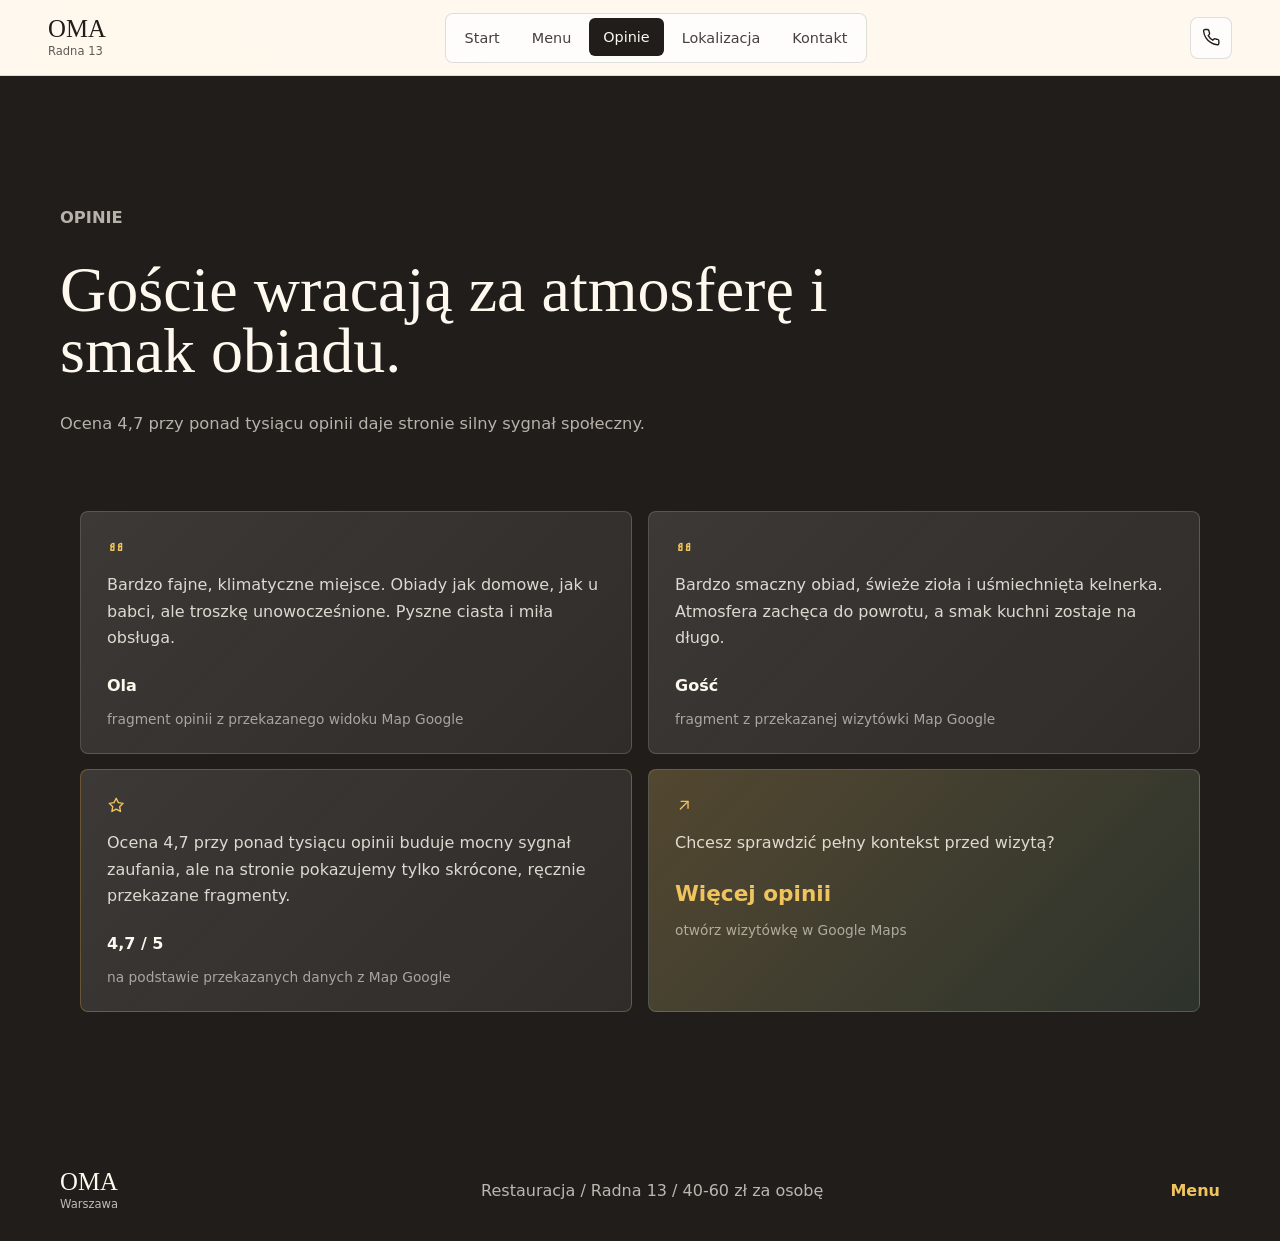
<file: opinie.html>
<!doctype html>
<html lang="pl">
  <head>
    <meta charset="utf-8" />
    <meta name="viewport" content="width=device-width, initial-scale=1" />
    <title>Opinie | OMA Warszawa</title>
    <meta name="description" content="Opinie i ocena restauracji OMA przy Radnej 13 w Warszawie." />
    <link rel="preload" href="./assets/interior-3.png" as="image" />
    <link rel="stylesheet" href="./styles.css?v=20260710-nav-small" />
  </head>
  <body class="subpage reviews-page">
<svg class="icon-sprite" aria-hidden="true" focusable="false">
      <symbol id="icon-utensils" viewBox="0 0 24 24">
        <path d="M4 3v7a4 4 0 0 0 4 4v7" />
        <path d="M8 3v18" />
        <path d="M12 3v7a4 4 0 0 1-4 4" />
        <path d="M18 3v18" />
        <path d="M16 3h4" />
      </symbol>
      <symbol id="icon-star" viewBox="0 0 24 24">
        <path d="m12 3 2.8 5.7 6.2.9-4.5 4.4 1.1 6.2-5.6-3-5.6 3 1.1-6.2L3 9.6l6.2-.9L12 3Z" />
      </symbol>
      <symbol id="icon-map" viewBox="0 0 24 24">
        <path d="M12 21s7-4.8 7-11a7 7 0 1 0-14 0c0 6.2 7 11 7 11Z" />
        <circle cx="12" cy="10" r="2.5" />
      </symbol>
      <symbol id="icon-phone" viewBox="0 0 24 24">
        <path d="M22 16.9v3a2 2 0 0 1-2.2 2 19.8 19.8 0 0 1-8.6-3.1 19.5 19.5 0 0 1-6-6A19.8 19.8 0 0 1 2.1 4.2 2 2 0 0 1 4.1 2h3a2 2 0 0 1 2 1.7c.1 1 .4 2 .7 2.9a2 2 0 0 1-.5 2.1L8.1 9.9a16 16 0 0 0 6 6l1.2-1.2a2 2 0 0 1 2.1-.5c.9.3 1.9.6 2.9.7A2 2 0 0 1 22 16.9Z" />
      </symbol>
      <symbol id="icon-clock" viewBox="0 0 24 24">
        <circle cx="12" cy="12" r="9" />
        <path d="M12 7v5l3 2" />
      </symbol>
      <symbol id="icon-arrow" viewBox="0 0 24 24">
        <path d="M7 17 17 7" />
        <path d="M8 7h9v9" />
      </symbol>
      <symbol id="icon-menu" viewBox="0 0 24 24">
        <path d="M4 7h16" />
        <path d="M4 12h16" />
        <path d="M4 17h16" />
      </symbol>
      <symbol id="icon-x" viewBox="0 0 24 24">
        <path d="M18 6 6 18" />
        <path d="m6 6 12 12" />
      </symbol>
      <symbol id="icon-soup" viewBox="0 0 24 24">
        <path d="M5 11h14v1a7 7 0 0 1-14 0v-1Z" />
        <path d="M7 19h10" />
        <path d="M9 3c-1 1-1 2 0 3s1 2 0 3" />
        <path d="M13 3c-1 1-1 2 0 3s1 2 0 3" />
      </symbol>
      <symbol id="icon-cake" viewBox="0 0 24 24">
        <path d="M4 11h16v8H4z" />
        <path d="M4 15c2 1.5 4 1.5 6 0s4-1.5 6 0 3 1.5 4 .7" />
        <path d="M8 11V8" />
        <path d="M12 11V8" />
        <path d="M16 11V8" />
        <path d="M8 5v1" />
        <path d="M12 5v1" />
        <path d="M16 5v1" />
      </symbol>
      <symbol id="icon-share" viewBox="0 0 24 24">
        <circle cx="18" cy="5" r="3" />
        <circle cx="6" cy="12" r="3" />
        <circle cx="18" cy="19" r="3" />
        <path d="m8.6 10.6 6.8-4.2" />
        <path d="m8.6 13.4 6.8 4.2" />
      </symbol>
      <symbol id="icon-instagram" viewBox="0 0 24 24">
        <rect x="3" y="3" width="18" height="18" rx="5" />
        <circle cx="12" cy="12" r="4" />
        <circle cx="17.5" cy="6.5" r="1" />
      </symbol>
      <symbol id="icon-check" viewBox="0 0 24 24">
        <path d="m5 13 4 4L19 7" />
      </symbol>
      <symbol id="icon-quote" viewBox="0 0 24 24">
        <path d="M8 11H5a4 4 0 0 1 4-4v9H5v-1a4 4 0 0 1 3-4Z" />
        <path d="M18 11h-3a4 4 0 0 1 4-4v9h-4v-1a4 4 0 0 1 3-4Z" />
      </symbol>
    </svg>

    <div class="preloader" aria-hidden="true">
      <span>O</span>
      <span>M</span>
      <span>A</span>
    </div>

    <header class="site-header" data-header>
      <a class="brand" href="./index.html" aria-label="OMA - strona startowa">
        <span class="brand-mark">OMA</span>
        <span class="brand-line">Radna 13</span>
      </a>
      <nav class="main-nav" aria-label="Główna nawigacja" data-nav>
        <a href="./index.html">Start</a>
        <a href="./menu.html">Menu</a>
        <a href="./opinie.html">Opinie</a>
        <a href="./lokalizacja.html">Lokalizacja</a>
        <a href="./kontakt.html">Kontakt</a>
      </nav>
      <div class="header-actions">
        <a class="icon-button" href="tel:+48574601211" aria-label="Zadzwoń do OMA">
          <svg><use href="#icon-phone"></use></svg>
        </a>
        <button class="icon-button mobile-toggle" type="button" aria-label="Otwórz menu" data-menu-toggle>
          <svg class="open-icon"><use href="#icon-menu"></use></svg>
          <svg class="close-icon"><use href="#icon-x"></use></svg>
        </button>
      </div>
    </header>

    <main class="page-main">
<section class="reviews section-pad section-anchor" id="opinie">
        <div class="section-shell">
          <div class="section-heading reveal">
            <p class="eyebrow">Opinie</p>
            <h2>Goście wracają za atmosferę i smak obiadu.</h2>
            <p>Ocena 4,7 przy ponad tysiącu opinii daje stronie silny sygnał społeczny.</p>
          </div>
        </div>
        <div class="review-rail review-stack reveal" aria-label="Wybrane opinie gości z Map Google">
          <div class="review-track">
            <article class="review-card">
              <svg><use href="#icon-quote"></use></svg>
              <p>Bardzo fajne, klimatyczne miejsce. Obiady jak domowe, jak u babci, ale troszkę unowocześnione. Pyszne ciasta i miła obsługa.</p>
              <strong>Ola</strong>
              <span>fragment opinii z przekazanego widoku Map Google</span>
            </article>
            <article class="review-card">
              <svg><use href="#icon-quote"></use></svg>
              <p>Bardzo smaczny obiad, świeże zioła i uśmiechnięta kelnerka. Atmosfera zachęca do powrotu, a smak kuchni zostaje na długo.</p>
              <strong>Gość</strong>
              <span>fragment z przekazanej wizytówki Map Google</span>
            </article>
            <article class="review-card review-note">
              <svg><use href="#icon-star"></use></svg>
              <p>Ocena 4,7 przy ponad tysiącu opinii buduje mocny sygnał zaufania, ale na stronie pokazujemy tylko skrócone, ręcznie przekazane fragmenty.</p>
              <strong>4,7 / 5</strong>
              <span>na podstawie przekazanych danych z Map Google</span>
            </article>
            <a class="review-card review-more" href="https://www.google.com/maps/search/?api=1&query=OMA%20Radna%2013%20Warszawa" target="_blank" rel="noreferrer">
              <svg><use href="#icon-arrow"></use></svg>
              <p>Chcesz sprawdzić pełny kontekst przed wizytą?</p>
              <strong>Więcej opinii</strong>
              <span>otwórz wizytówkę w Google Maps</span>
            </a>
          </div>
        </div>
      </section>
    </main>

    <footer class="site-footer">
      <div class="section-shell footer-inner">
        <a class="brand" href="./index.html" aria-label="OMA - strona startowa">
          <span class="brand-mark">OMA</span>
          <span class="brand-line">Warszawa</span>
        </a>
        <p>Restauracja / Radna 13 / 40-60 zł za osobę</p>
        <a href="./menu.html">Menu</a>
      </div>
    </footer>

    <script src="./script.js?v=20260710-nav-small"></script>
  </body>
</html>
</file>
<file: styles.css>
:root {
  --paper: #fff8ef;
  --paper-2: #f3eadf;
  --ink: #211d1a;
  --muted: #6f6258;
  --line: rgba(33, 29, 26, 0.14);
  --tomato: #b64231;
  --tomato-dark: #812c24;
  --herb: #2f6b4f;
  --blue: #245c78;
  --butter: #efc45f;
  --gold: #c99b44;
  --oma-green: #42a982;
  --oma-pink: #c46a9a;
  --white: #ffffff;
  --shadow: 0 24px 70px rgba(33, 29, 26, 0.18);
  --header-h: 76px;
  --radius: 8px;
}

* {
  box-sizing: border-box;
}

html {
  scroll-behavior: smooth;
}

body {
  margin: 0;
  font-family:
    Inter, ui-sans-serif, system-ui, -apple-system, BlinkMacSystemFont, "Segoe UI", sans-serif;
  color: var(--ink);
  background:
    radial-gradient(circle at 12% 14%, rgba(239, 196, 95, 0.18), transparent 28rem),
    linear-gradient(180deg, var(--paper), #fffdf8 38%, #f7efe4 100%);
  overflow-x: hidden;
}

body.nav-open {
  overflow: hidden;
}

img {
  display: block;
  max-width: 100%;
}

a {
  color: inherit;
  text-decoration: none;
}

button,
input,
textarea {
  font: inherit;
}

button {
  cursor: pointer;
}

.icon-sprite {
  position: absolute;
  width: 0;
  height: 0;
  overflow: hidden;
}

svg {
  width: 1.15em;
  height: 1.15em;
  fill: none;
  stroke: currentColor;
  stroke-width: 1.8;
  stroke-linecap: round;
  stroke-linejoin: round;
}

.preloader {
  position: fixed;
  inset: 0;
  z-index: 30;
  display: grid;
  grid-template-columns: repeat(3, auto);
  place-content: center;
  gap: 0.18em;
  color: var(--paper);
  background: var(--ink);
  font-family: Georgia, "Times New Roman", serif;
  font-size: clamp(3rem, 10vw, 8rem);
  transition:
    opacity 0.7s ease,
    visibility 0.7s ease;
}

.preloader span {
  animation: letterRise 0.9s both cubic-bezier(0.2, 0.9, 0.2, 1);
}

.preloader span:nth-child(2) {
  animation-delay: 0.12s;
}

.preloader span:nth-child(3) {
  animation-delay: 0.24s;
}

body.is-loaded .preloader {
  opacity: 0;
  visibility: hidden;
  pointer-events: none;
}

.section-shell {
  width: min(1160px, calc(100% - 40px));
  margin-inline: auto;
}

.section-pad {
  padding: clamp(76px, 11vw, 128px) 0;
}

.section-anchor {
  scroll-margin-top: var(--header-h);
}

.site-header {
  position: fixed;
  top: 0;
  left: 0;
  right: 0;
  z-index: 20;
  height: var(--header-h);
  display: grid;
  grid-template-columns: auto 1fr auto;
  align-items: center;
  gap: 24px;
  padding: 0 clamp(18px, 4vw, 48px);
  color: var(--paper);
  transition:
    color 0.35s ease,
    background 0.35s ease,
    border-color 0.35s ease,
    transform 0.35s ease;
}

.site-header.is-scrolled,
.site-header.nav-active {
  color: var(--ink);
  background: rgba(255, 248, 239, 0.92);
  border-bottom: 1px solid var(--line);
  backdrop-filter: blur(18px);
}

.brand {
  display: inline-grid;
  gap: 2px;
  min-width: 74px;
}

.brand-mark {
  font-family: Georgia, "Times New Roman", serif;
  font-size: 1.55rem;
  line-height: 1;
}

.brand-line {
  font-size: 0.72rem;
  color: currentColor;
  opacity: 0.72;
}

.main-nav {
  justify-self: center;
  display: flex;
  align-items: center;
  gap: 4px;
  padding: 5px;
  border: 1px solid rgba(255, 255, 255, 0.22);
  background: rgba(20, 17, 15, 0.18);
  border-radius: var(--radius);
  backdrop-filter: blur(18px);
}

.site-header.is-scrolled .main-nav,
.site-header.nav-active .main-nav {
  background: rgba(255, 255, 255, 0.62);
  border-color: var(--line);
}

.main-nav a {
  position: relative;
  display: inline-flex;
  min-height: 38px;
  align-items: center;
  padding: 0 14px;
  border-radius: 6px;
  font-size: 0.9rem;
  color: currentColor;
  opacity: 0.84;
  transition:
    opacity 0.25s ease,
    background 0.25s ease,
    transform 0.25s ease;
}

.main-nav a:hover,
.main-nav a.is-active {
  opacity: 1;
  background: rgba(255, 255, 255, 0.18);
  transform: translateY(-1px);
}

.site-header.is-scrolled .main-nav a:hover,
.site-header.is-scrolled .main-nav a.is-active,
.site-header.nav-active .main-nav a:hover,
.site-header.nav-active .main-nav a.is-active {
  background: var(--ink);
  color: var(--paper);
}

.header-actions {
  display: flex;
  align-items: center;
  gap: 10px;
}

.icon-button {
  display: inline-grid;
  width: 42px;
  height: 42px;
  place-items: center;
  color: currentColor;
  border: 1px solid rgba(255, 255, 255, 0.28);
  background: rgba(20, 17, 15, 0.2);
  border-radius: var(--radius);
  transition:
    background 0.25s ease,
    transform 0.25s ease,
    border-color 0.25s ease;
}

.site-header.is-scrolled .icon-button,
.site-header.nav-active .icon-button {
  border-color: var(--line);
  background: rgba(255, 255, 255, 0.7);
}

.icon-button:hover {
  transform: translateY(-2px);
  background: var(--tomato);
  border-color: var(--tomato);
  color: var(--paper);
}

.mobile-toggle {
  display: none;
}

.mobile-toggle .close-icon {
  display: none;
}

.hero {
  position: relative;
  min-height: min(760px, 84svh);
  display: grid;
  align-items: end;
  padding: calc(var(--header-h) + 44px) 0 36px;
  color: var(--paper);
  isolation: isolate;
  overflow: hidden;
}

.hero-media,
.hero-tint {
  position: absolute;
  inset: 0;
  z-index: -2;
}

.hero-media img {
  width: 100%;
  height: 100%;
  object-fit: cover;
  transform: scale(1.06);
  animation: heroDrift 18s ease-in-out infinite alternate;
}

.hero-tint {
  z-index: -1;
  background:
    linear-gradient(90deg, rgba(20, 15, 12, 0.86) 0%, rgba(20, 15, 12, 0.58) 42%, rgba(20, 15, 12, 0.26) 100%),
    linear-gradient(180deg, rgba(20, 15, 12, 0.5), rgba(20, 15, 12, 0.08) 42%, rgba(20, 15, 12, 0.72) 100%);
}

.hero-content {
  width: min(760px, calc(100% - 40px));
  margin-left: max(20px, calc((100vw - 1160px) / 2));
  padding-bottom: clamp(18px, 5vw, 64px);
}

.eyebrow {
  margin: 0 0 14px;
  color: var(--tomato);
  font-size: 0.77rem;
  font-weight: 800;
  letter-spacing: 0;
  text-transform: uppercase;
}

.hero .eyebrow {
  color: var(--butter);
}

h1,
h2,
h3,
p {
  overflow-wrap: anywhere;
}

h1,
h2 {
  margin: 0;
  font-family: Georgia, "Times New Roman", serif;
  font-weight: 500;
  line-height: 0.96;
  letter-spacing: 0;
}

h1 {
  font-size: clamp(5.6rem, 17vw, 12.5rem);
}

h2 {
  max-width: 820px;
  font-size: clamp(2.2rem, 5vw, 4.6rem);
}

h3 {
  margin: 0;
  font-size: 1rem;
  line-height: 1.25;
}

.hero-copy {
  max-width: 680px;
  margin: 18px 0 0;
  color: rgba(255, 248, 239, 0.88);
  font-size: clamp(1.02rem, 2vw, 1.28rem);
  line-height: 1.65;
}

.hero-actions,
.location-actions {
  display: flex;
  flex-wrap: wrap;
  gap: 12px;
  margin-top: 28px;
}

.button {
  position: relative;
  display: inline-flex;
  min-height: 48px;
  align-items: center;
  justify-content: center;
  gap: 10px;
  padding: 0 18px;
  border: 1px solid transparent;
  border-radius: var(--radius);
  font-weight: 800;
  isolation: isolate;
  overflow: hidden;
  transition:
    transform 0.25s ease,
    border-color 0.25s ease,
    background 0.25s ease,
    color 0.25s ease;
}

.button::after {
  content: "";
  position: absolute;
  top: 0;
  bottom: 0;
  left: -40%;
  z-index: -1;
  width: 34%;
  transform: skewX(-16deg);
  background: rgba(255, 255, 255, 0.28);
  opacity: 0;
}

.button:hover {
  transform: translateY(-2px);
}

.button:hover::after {
  opacity: 1;
  animation: shine 0.75s ease;
}

.button.primary {
  color: var(--paper);
  background: var(--tomato);
  border-color: var(--tomato);
}

.button.primary:hover {
  background: var(--tomato-dark);
  border-color: var(--tomato-dark);
}

.button.secondary {
  color: currentColor;
  background: rgba(255, 255, 255, 0.12);
  border-color: rgba(255, 255, 255, 0.35);
}

.location .button.secondary {
  color: var(--ink);
  background: rgba(255, 255, 255, 0.72);
  border-color: var(--line);
}

.hero-stats {
  position: absolute;
  right: max(20px, calc((100vw - 1160px) / 2));
  bottom: 36px;
  display: grid;
  grid-template-columns: repeat(3, minmax(112px, 1fr));
  gap: 1px;
  width: min(470px, calc(100% - 40px));
  overflow: hidden;
  border: 1px solid rgba(255, 255, 255, 0.28);
  border-radius: var(--radius);
  background: rgba(20, 17, 15, 0.36);
  backdrop-filter: blur(18px);
}

.hero-stats article {
  padding: 18px 16px;
  background: rgba(255, 255, 255, 0.08);
}

.stat-value {
  display: block;
  font-family: Georgia, "Times New Roman", serif;
  font-size: clamp(1.8rem, 4vw, 3rem);
  line-height: 1;
  white-space: nowrap;
  overflow-wrap: normal;
}

.stat-label {
  display: block;
  margin-top: 8px;
  color: rgba(255, 248, 239, 0.76);
  font-size: 0.82rem;
}

.stat-rating {
  display: inline-flex;
  align-items: center;
  gap: 9px;
}

.stat-rating svg {
  width: 0.62em;
  height: 0.62em;
  color: var(--butter);
  fill: rgba(239, 196, 95, 0.22);
  stroke-width: 2.15;
  filter: drop-shadow(0 5px 14px rgba(239, 196, 95, 0.28));
}

.overview {
  background: linear-gradient(180deg, #fffdf8 0%, #f8efe5 100%);
}

.overview-grid,
.location-grid,
.contact-grid {
  display: grid;
  grid-template-columns: minmax(0, 1fr) minmax(320px, 0.78fr);
  gap: clamp(32px, 6vw, 76px);
  align-items: center;
}

.intro-copy p:not(.eyebrow),
.section-heading p,
.location-copy p {
  max-width: 660px;
  color: var(--muted);
  font-size: 1.02rem;
  line-height: 1.75;
}

.service-strip {
  display: flex;
  flex-wrap: wrap;
  gap: 10px;
  margin-top: 30px;
}

.service-strip span {
  display: inline-flex;
  align-items: center;
  gap: 8px;
  min-height: 38px;
  padding: 0 12px;
  color: var(--herb);
  border: 1px solid rgba(47, 107, 79, 0.24);
  border-radius: var(--radius);
  background: rgba(255, 255, 255, 0.6);
  font-weight: 750;
  animation: softFloat 4s ease-in-out infinite;
}

.service-strip span:nth-child(2) {
  animation-delay: 0.35s;
}

.service-strip span:nth-child(3) {
  color: var(--blue);
  border-color: rgba(36, 92, 120, 0.24);
  animation-delay: 0.7s;
}

.image-panel {
  position: relative;
  margin: 0;
  overflow: hidden;
  border-radius: var(--radius);
  box-shadow: var(--shadow);
}

.image-panel img {
  width: 100%;
  aspect-ratio: 4 / 5;
  object-fit: cover;
  transition: transform 0.8s cubic-bezier(0.2, 0.8, 0.2, 1);
}

.image-panel:hover img {
  transform: scale(1.045);
}

.image-panel figcaption {
  position: absolute;
  left: 18px;
  right: 18px;
  bottom: 18px;
  display: grid;
  gap: 4px;
  padding: 14px;
  color: var(--paper);
  background: rgba(20, 17, 15, 0.55);
  border: 1px solid rgba(255, 255, 255, 0.2);
  border-radius: var(--radius);
  backdrop-filter: blur(14px);
}

.image-panel figcaption span {
  color: rgba(255, 248, 239, 0.74);
  font-size: 0.82rem;
}

.menu-section {
  background:
    linear-gradient(180deg, #f8efe5, #fffaf2 45%, #eef5ef 100%);
  overflow: hidden;
}

.section-heading {
  display: grid;
  gap: 12px;
  margin-bottom: clamp(34px, 6vw, 56px);
}

.menu-layout {
  display: grid;
  grid-template-columns: minmax(280px, 0.72fr) minmax(0, 1fr);
  gap: clamp(28px, 5vw, 56px);
  align-items: start;
}

.menu-visual {
  position: sticky;
  top: calc(var(--header-h) + 24px);
  min-height: 420px;
  margin: 0;
  overflow: hidden;
  border-radius: var(--radius);
  box-shadow: var(--shadow);
}

.menu-visual img {
  width: 100%;
  height: min(72vh, 620px);
  min-height: 420px;
  object-fit: cover;
  transform: scale(1.02);
  transition: transform 0.75s ease;
}

.menu-visual:hover img {
  transform: scale(1.055);
}

.plate-orbit {
  position: absolute;
  inset: 26px;
  border: 1px solid rgba(255, 255, 255, 0.28);
  border-radius: 50%;
  animation: orbitSpin 18s linear infinite;
  pointer-events: none;
}

.plate-orbit span {
  position: absolute;
  width: 9px;
  height: 9px;
  background: var(--butter);
  border-radius: 50%;
  box-shadow: 0 0 0 6px rgba(239, 196, 95, 0.22);
}

.plate-orbit span:nth-child(1) {
  top: -4px;
  left: 50%;
}

.plate-orbit span:nth-child(2) {
  right: 9%;
  bottom: 18%;
  background: var(--tomato);
}

.plate-orbit span:nth-child(3) {
  left: 11%;
  bottom: 22%;
  background: var(--herb);
}

.segmented {
  display: flex;
  flex-wrap: wrap;
  gap: 8px;
  margin-bottom: 20px;
}

.segmented button {
  display: inline-flex;
  min-height: 42px;
  align-items: center;
  gap: 8px;
  padding: 0 13px;
  color: var(--ink);
  border: 1px solid var(--line);
  border-radius: var(--radius);
  background: rgba(255, 255, 255, 0.7);
  transition:
    transform 0.25s ease,
    background 0.25s ease,
    color 0.25s ease,
    border-color 0.25s ease;
}

.segmented button:hover,
.segmented button.is-active {
  color: var(--paper);
  background: var(--herb);
  border-color: var(--herb);
  transform: translateY(-2px);
}

.menu-list {
  display: grid;
  gap: 12px;
}

.menu-item {
  position: relative;
  display: grid;
  grid-template-columns: minmax(0, 1fr) auto;
  gap: 18px;
  align-items: center;
  min-height: 96px;
  padding: 20px;
  overflow: hidden;
  border: 1px solid var(--line);
  border-radius: var(--radius);
  background: rgba(255, 255, 255, 0.74);
  box-shadow: 0 12px 36px rgba(33, 29, 26, 0.06);
  transition:
    transform 0.28s ease,
    border-color 0.28s ease,
    box-shadow 0.28s ease,
    opacity 0.28s ease;
}

.menu-item::before {
  content: "";
  position: absolute;
  inset: 0 auto 0 0;
  width: 5px;
  transform: scaleY(0);
  transform-origin: bottom;
  background: linear-gradient(180deg, var(--tomato), var(--butter));
  transition: transform 0.28s ease;
}

.menu-item:hover {
  transform: translateY(-3px);
  border-color: rgba(182, 66, 49, 0.28);
  box-shadow: 0 22px 52px rgba(33, 29, 26, 0.12);
}

.menu-item:hover::before {
  transform: scaleY(1);
}

.menu-item p {
  margin: 8px 0 0;
  color: var(--muted);
  line-height: 1.5;
}

.menu-item span {
  display: inline-flex;
  min-width: 68px;
  min-height: 38px;
  align-items: center;
  justify-content: center;
  color: var(--tomato-dark);
  border: 1px solid rgba(182, 66, 49, 0.22);
  border-radius: var(--radius);
  background: rgba(255, 248, 239, 0.86);
  font-weight: 850;
}

.menu-item.is-filtered {
  display: none;
}

.reviews {
  background: var(--ink);
  color: var(--paper);
  overflow: hidden;
}

.reviews .eyebrow {
  color: var(--butter);
}

.reviews .section-heading p {
  color: rgba(255, 248, 239, 0.68);
}

.review-rail {
  width: 100%;
  overflow: hidden;
  mask-image: linear-gradient(90deg, transparent, #000 8%, #000 92%, transparent);
}

.review-track {
  display: flex;
  width: max-content;
  gap: 14px;
  animation: reviewMarquee 28s linear infinite;
}

.review-rail:hover .review-track {
  animation-play-state: paused;
}

.review-card {
  width: min(380px, 84vw);
  min-height: 252px;
  display: grid;
  align-content: start;
  gap: 16px;
  padding: 26px;
  border: 1px solid rgba(255, 255, 255, 0.16);
  border-radius: var(--radius);
  background:
    linear-gradient(135deg, rgba(255, 255, 255, 0.09), rgba(255, 255, 255, 0.03)),
    rgba(255, 255, 255, 0.04);
  transition:
    transform 0.25s ease,
    border-color 0.25s ease,
    background 0.25s ease;
}

.review-card:hover {
  transform: translateY(-4px);
  border-color: rgba(239, 196, 95, 0.38);
  background:
    linear-gradient(135deg, rgba(239, 196, 95, 0.13), rgba(255, 255, 255, 0.04)),
    rgba(255, 255, 255, 0.06);
}

.review-card svg {
  color: var(--butter);
}

.review-card p {
  margin: 0;
  color: rgba(255, 248, 239, 0.84);
  line-height: 1.65;
}

.review-card strong {
  margin-top: 8px;
}

.review-card span {
  color: rgba(255, 248, 239, 0.58);
  font-size: 0.86rem;
}

.location {
  background: linear-gradient(180deg, #eef5ef, #fffaf2);
}

.map-card {
  position: relative;
  min-height: 500px;
  overflow: hidden;
  border: 1px solid rgba(36, 92, 120, 0.2);
  border-radius: var(--radius);
  background:
    linear-gradient(135deg, rgba(36, 92, 120, 0.14), rgba(47, 107, 79, 0.08)),
    #e8f0ed;
  box-shadow: var(--shadow);
}

.map-grid {
  position: absolute;
  inset: -20%;
  background:
    linear-gradient(90deg, rgba(36, 92, 120, 0.16) 1px, transparent 1px),
    linear-gradient(0deg, rgba(36, 92, 120, 0.12) 1px, transparent 1px);
  background-size: 58px 58px;
  transform: rotate(-8deg) scale(1.2);
  animation: mapPan 16s ease-in-out infinite alternate;
}

.route-line {
  position: absolute;
  left: 10%;
  right: 14%;
  top: 58%;
  height: 4px;
  border-radius: 999px;
  background: linear-gradient(90deg, transparent, var(--tomato), var(--butter), var(--herb));
  transform: rotate(-24deg);
  transform-origin: left;
  animation: routePulse 2.4s ease-in-out infinite;
}

.map-pin {
  position: absolute;
  left: 54%;
  top: 38%;
  display: inline-flex;
  align-items: center;
  gap: 8px;
  padding: 12px 14px;
  color: var(--paper);
  background: var(--tomato);
  border-radius: var(--radius);
  box-shadow: 0 18px 40px rgba(129, 44, 36, 0.28);
  animation: pinPulse 2.2s ease-in-out infinite;
}

.map-pin::after {
  content: "";
  position: absolute;
  left: 50%;
  bottom: -14px;
  width: 16px;
  height: 16px;
  transform: translateX(-50%) rotate(45deg);
  background: var(--tomato);
}

.map-pin span {
  position: relative;
  z-index: 1;
  font-weight: 850;
}

.map-label {
  position: absolute;
  padding: 8px 10px;
  color: rgba(33, 29, 26, 0.7);
  border: 1px solid rgba(33, 29, 26, 0.1);
  border-radius: var(--radius);
  background: rgba(255, 255, 255, 0.55);
  backdrop-filter: blur(10px);
  font-size: 0.86rem;
}

.label-one {
  left: 12%;
  top: 18%;
}

.label-two {
  right: 16%;
  top: 24%;
}

.label-three {
  left: 16%;
  bottom: 16%;
  color: var(--blue);
}

.share-status {
  min-height: 1.5em;
  margin-top: 12px;
  color: var(--muted);
}

.contact {
  background: #fffaf2;
}

.contact-grid {
  grid-template-columns: minmax(0, 0.85fr) minmax(320px, 1fr);
}

.contact-cards {
  display: grid;
  grid-template-columns: repeat(2, minmax(0, 1fr));
  gap: 14px;
}

.contact-card {
  position: relative;
  min-height: 150px;
  display: grid;
  align-content: space-between;
  gap: 16px;
  padding: 22px;
  overflow: hidden;
  border: 1px solid var(--line);
  border-radius: var(--radius);
  background: rgba(255, 255, 255, 0.74);
  box-shadow: 0 16px 42px rgba(33, 29, 26, 0.07);
  transition:
    transform 0.25s ease,
    border-color 0.25s ease,
    box-shadow 0.25s ease;
}

.contact-card::after {
  content: "";
  position: absolute;
  right: 14px;
  bottom: 14px;
  width: 52px;
  height: 52px;
  border: 1px solid rgba(182, 66, 49, 0.2);
  border-radius: 50%;
  opacity: 0.72;
  transition:
    transform 0.35s ease,
    border-color 0.35s ease;
}

.contact-card:hover {
  transform: translateY(-4px);
  border-color: rgba(47, 107, 79, 0.28);
  box-shadow: 0 26px 56px rgba(33, 29, 26, 0.12);
}

.contact-card:hover::after {
  transform: scale(1.65);
  border-color: rgba(47, 107, 79, 0.28);
}

.contact-card svg {
  color: var(--tomato);
}

.contact-card span {
  color: var(--muted);
  font-size: 0.86rem;
}

.contact-card strong {
  font-size: clamp(1.04rem, 2vw, 1.35rem);
  overflow-wrap: anywhere;
}

.site-footer {
  padding: 30px 0;
  color: var(--paper);
  background: var(--ink);
}

.footer-inner {
  display: flex;
  align-items: center;
  justify-content: space-between;
  gap: 20px;
}

.footer-inner p {
  margin: 0;
  color: rgba(255, 248, 239, 0.7);
}

.footer-inner a:last-child {
  color: var(--butter);
  font-weight: 800;
}

.reveal {
  opacity: 0;
  transform: translateY(22px);
  transition:
    opacity 0.7s ease,
    transform 0.7s cubic-bezier(0.2, 0.8, 0.2, 1);
}

.reveal.is-visible {
  opacity: 1;
  transform: translateY(0);
}

@keyframes letterRise {
  from {
    opacity: 0;
    transform: translateY(0.42em);
  }
  to {
    opacity: 1;
    transform: translateY(0);
  }
}

@keyframes heroDrift {
  from {
    transform: scale(1.06) translate3d(0, 0, 0);
  }
  to {
    transform: scale(1.12) translate3d(-1.5%, -1%, 0);
  }
}

@keyframes shine {
  from {
    transform: translateX(0) skewX(-16deg);
  }
  to {
    transform: translateX(520%) skewX(-16deg);
  }
}

@keyframes softFloat {
  0%,
  100% {
    transform: translateY(0);
  }
  50% {
    transform: translateY(-5px);
  }
}

@keyframes orbitSpin {
  to {
    transform: rotate(360deg);
  }
}

@keyframes reviewMarquee {
  from {
    transform: translateX(0);
  }
  to {
    transform: translateX(calc(-50% - 7px));
  }
}

@keyframes mapPan {
  from {
    transform: rotate(-8deg) scale(1.2) translate3d(0, 0, 0);
  }
  to {
    transform: rotate(-8deg) scale(1.2) translate3d(-28px, 18px, 0);
  }
}

@keyframes routePulse {
  0%,
  100% {
    opacity: 0.68;
    filter: saturate(1);
  }
  50% {
    opacity: 1;
    filter: saturate(1.4);
  }
}

@keyframes pinPulse {
  0%,
  100% {
    transform: translateY(0);
    box-shadow: 0 18px 40px rgba(129, 44, 36, 0.28);
  }
  50% {
    transform: translateY(-7px);
    box-shadow: 0 30px 58px rgba(129, 44, 36, 0.34);
  }
}


.hero-media img {
  object-position: center center;
}

.image-panel.real-photo img,
.image-panel img[src*="interior"] {
  object-position: center center;
}

.map-card.real-map {
  min-height: 520px;
  background: #dfe8e4;
}

.real-map iframe {
  position: absolute;
  inset: 0;
  width: 100%;
  height: 100%;
  border: 0;
  filter: saturate(0.92) contrast(0.98);
}

.map-overlay {
  position: absolute;
  left: 18px;
  right: 18px;
  bottom: 18px;
  display: grid;
  gap: 4px;
  max-width: 320px;
  padding: 16px;
  color: var(--ink);
  border: 1px solid rgba(33, 29, 26, 0.12);
  border-radius: var(--radius);
  background: rgba(255, 248, 239, 0.92);
  box-shadow: 0 18px 46px rgba(33, 29, 26, 0.18);
  backdrop-filter: blur(14px);
}

.map-overlay span {
  color: var(--tomato);
  font-size: 0.76rem;
  font-weight: 850;
  text-transform: uppercase;
}

.map-overlay strong {
  font-size: 1.05rem;
}

.map-overlay a {
  width: max-content;
  margin-top: 8px;
  color: var(--herb);
  font-weight: 850;
}


.premium-notes {
  display: flex;
  flex-wrap: wrap;
  gap: 10px;
  margin-top: 22px;
}

.premium-notes span,
.premium-tag,
.day-total {
  color: var(--gold);
  font-weight: 900;
  letter-spacing: 0;
  text-transform: uppercase;
}

.premium-notes span {
  display: inline-flex;
  min-height: 34px;
  align-items: center;
  padding: 0 12px;
  border: 1px solid rgba(201, 155, 68, 0.42);
  border-radius: var(--radius);
  background: rgba(20, 17, 15, 0.28);
  box-shadow: inset 0 1px rgba(255, 248, 239, 0.18);
  font-size: 0.78rem;
}

.menu-premium {
  justify-content: center;
  margin-top: 6px;
}

.menu-premium span {
  color: var(--tomato-dark);
  background: rgba(255, 255, 255, 0.72);
  border-color: rgba(201, 155, 68, 0.34);
}

.menu-layout.menu-centered {
  display: block;
  width: min(980px, 100%);
  margin-inline: auto;
}

.menu-centered .menu-content {
  width: 100%;
}

.menu-tabs {
  justify-content: center;
  margin-bottom: 26px;
}

.menu-tabs button.is-active,
.menu-tabs button:hover {
  background: linear-gradient(135deg, var(--oma-green), var(--herb));
  border-color: var(--oma-green);
}

.refined-menu {
  gap: 18px;
}

.menu-centered .menu-item,
.menu-group {
  grid-template-columns: 1fr;
  justify-items: center;
  text-align: center;
}

.menu-group {
  padding: clamp(22px, 4vw, 34px);
  background:
    linear-gradient(135deg, rgba(255, 255, 255, 0.84), rgba(255, 248, 239, 0.92)),
    radial-gradient(circle at 50% 0%, rgba(201, 155, 68, 0.16), transparent 18rem);
}

.menu-group::before {
  width: 100%;
  height: 4px;
  transform: scaleX(0.2);
  transform-origin: center;
  background: linear-gradient(90deg, transparent, var(--gold), var(--oma-pink), transparent);
}

.menu-group:hover::before {
  transform: scaleX(1);
}

.menu-group h3 {
  font-family: Georgia, "Times New Roman", serif;
  font-size: clamp(1.55rem, 3vw, 2.35rem);
  color: var(--ink);
}

.premium-tag {
  margin: 0 0 6px;
  color: var(--gold);
  font-size: 0.74rem;
}

.menu-columns,
.day-menu {
  display: grid;
  grid-template-columns: repeat(2, minmax(0, 1fr));
  gap: 12px;
  width: 100%;
  margin-top: 18px;
}

.menu-columns article,
.day-menu article {
  display: grid;
  gap: 8px;
  align-content: start;
  min-height: 132px;
  padding: 18px;
  border: 1px solid rgba(33, 29, 26, 0.12);
  border-radius: var(--radius);
  background: rgba(255, 255, 255, 0.72);
  box-shadow: 0 12px 28px rgba(33, 29, 26, 0.05);
}

.menu-columns article strong,
.day-menu article strong {
  color: var(--tomato-dark);
  font-size: 1.02rem;
}

.menu-columns article span,
.day-menu article span {
  justify-self: center;
  min-width: 70px;
  padding: 8px 10px;
  color: var(--ink);
  border: 1px solid rgba(201, 155, 68, 0.34);
  border-radius: var(--radius);
  background: rgba(255, 248, 239, 0.95);
  font-weight: 900;
}

.menu-columns article p,
.day-menu article p {
  margin: 0;
  color: var(--muted);
  line-height: 1.55;
}

.compact-menu {
  grid-template-columns: repeat(4, minmax(0, 1fr));
}

.compact-menu article {
  min-height: 116px;
}

.day-total {
  grid-column: 1 / -1;
  margin: 4px 0 0;
  padding: 12px;
  border: 1px solid rgba(201, 155, 68, 0.3);
  border-radius: var(--radius);
  background: rgba(255, 248, 239, 0.82);
}

.review-card.review-note {
  border-color: rgba(201, 155, 68, 0.36);
}

.map-overlay a + a {
  margin-top: 2px;
}

@media (max-width: 920px) {
  .menu-columns,
  .day-menu,
  .compact-menu {
    grid-template-columns: 1fr;
  }

  .premium-notes,
  .menu-tabs {
    justify-content: flex-start;
  }
}

@media (max-width: 620px) {
  .premium-notes {
    display: grid;
  }

  .menu-group {
    padding: 20px 14px;
  }

  .menu-columns article,
  .day-menu article {
    min-height: 0;
  }
}

@media (max-width: 920px) {
  :root {
    --header-h: 68px;
  }

  .site-header {
    gap: 14px;
  }

  .mobile-toggle {
    display: inline-grid;
  }

  .site-header.nav-active .mobile-toggle .open-icon {
    display: none;
  }

  .site-header.nav-active .mobile-toggle .close-icon {
    display: block;
  }

  .main-nav {
    position: fixed;
    top: var(--header-h);
    left: 14px;
    right: 14px;
    display: grid;
    gap: 8px;
    padding: 14px;
    color: var(--ink);
    background: rgba(255, 248, 239, 0.96);
    border-color: var(--line);
    transform: translateY(-14px);
    opacity: 0;
    pointer-events: none;
    transition:
      opacity 0.25s ease,
      transform 0.25s ease;
  }

  .site-header.nav-active .main-nav {
    opacity: 1;
    transform: translateY(0);
    pointer-events: auto;
  }

  .main-nav a {
    min-height: 46px;
    justify-content: center;
    color: var(--ink);
    background: rgba(255, 255, 255, 0.66);
  }

  .hero {
    min-height: 82svh;
    padding-bottom: 188px;
  }

  .hero-content {
    margin-inline: 20px;
    width: auto;
  }

  .hero-stats {
    left: 20px;
    right: 20px;
    bottom: 28px;
    width: auto;
  }

  .overview-grid,
  .menu-layout,
  .location-grid,
  .contact-grid {
    grid-template-columns: 1fr;
  }

  .menu-visual {
    position: relative;
    top: auto;
    min-height: 340px;
  }

  .menu-visual img {
    height: 420px;
    min-height: 340px;
  }

  .contact-cards {
    grid-template-columns: 1fr;
  }

  .footer-inner {
    align-items: flex-start;
    flex-direction: column;
  }
}

@media (max-width: 620px) {
  .section-shell {
    width: min(100% - 28px, 1160px);
  }

  .hero {
    min-height: 84svh;
    padding-top: calc(var(--header-h) + 34px);
  }

  h1 {
    font-size: clamp(4.2rem, 25vw, 6.4rem);
  }

  h2 {
    font-size: clamp(2rem, 12vw, 3.1rem);
  }

  .hero-actions,
  .location-actions {
    display: grid;
  }

  .hero-stats {
    grid-template-columns: 1fr 1fr 1fr;
  }

  .hero-stats article {
    padding: 14px 10px;
  }

  .stat-value {
    font-size: 1.62rem;
  }

  .stat-label {
    font-size: 0.74rem;
  }

  .menu-item {
    grid-template-columns: 1fr;
    min-height: 0;
  }

  .menu-item span {
    justify-self: start;
  }

  .map-card {
    min-height: 380px;
  }

  .map-pin {
    left: 42%;
  }
}

body.subpage .site-header {
  color: var(--ink);
  background: rgba(255, 248, 239, 0.94);
  border-bottom: 1px solid var(--line);
  backdrop-filter: blur(18px);
}

body.subpage .main-nav {
  background: rgba(255, 255, 255, 0.72);
  border-color: var(--line);
}

body.subpage .icon-button {
  border-color: var(--line);
  background: rgba(255, 255, 255, 0.76);
}

body.subpage .main-nav a:hover,
body.subpage .main-nav a.is-active {
  color: var(--paper);
  background: var(--ink);
}

.page-main {
  padding-top: var(--header-h);
  animation: pageEnter 0.55s ease both;
}

body.is-navigating {
  opacity: 0.34;
  transform: translateY(-8px);
  transition:
    opacity 0.18s ease,
    transform 0.18s ease;
}

.hero-gateway {
  display: grid;
  grid-template-columns: repeat(3, minmax(0, 1fr));
  gap: 12px;
  max-width: 840px;
  margin-top: 30px;
}

.gateway-card {
  position: relative;
  display: grid;
  gap: 8px;
  min-height: 132px;
  padding: 18px;
  overflow: hidden;
  color: var(--paper);
  border: 1px solid rgba(255, 255, 255, 0.24);
  border-radius: var(--radius);
  background:
    linear-gradient(135deg, rgba(255, 255, 255, 0.14), rgba(255, 255, 255, 0.045)),
    rgba(20, 17, 15, 0.34);
  box-shadow: 0 18px 48px rgba(0, 0, 0, 0.18);
  backdrop-filter: blur(18px);
  isolation: isolate;
  animation: gatewayIn 0.72s both cubic-bezier(0.2, 0.9, 0.2, 1);
  transition:
    transform 0.3s ease,
    border-color 0.3s ease,
    background 0.3s ease,
    box-shadow 0.3s ease;
}

.gateway-card:nth-child(2) {
  animation-delay: 0.08s;
}

.gateway-card:nth-child(3) {
  animation-delay: 0.16s;
}

.gateway-card::before {
  content: "";
  position: absolute;
  inset: 0;
  z-index: -1;
  background: linear-gradient(120deg, transparent 0%, rgba(239, 196, 95, 0.22) 48%, transparent 100%);
  transform: translateX(-120%);
}

.gateway-card:hover {
  transform: translateY(-5px);
  border-color: rgba(239, 196, 95, 0.58);
  background:
    linear-gradient(135deg, rgba(201, 155, 68, 0.2), rgba(255, 255, 255, 0.08)),
    rgba(20, 17, 15, 0.46);
  box-shadow: 0 26px 64px rgba(0, 0, 0, 0.24);
}

.gateway-card:hover::before {
  animation: gatewayShine 0.9s ease;
}

.gateway-card span {
  color: var(--gold);
  font-size: 0.74rem;
  font-weight: 950;
  letter-spacing: 0;
}

.gateway-card strong {
  font-family: Georgia, "Times New Roman", serif;
  font-size: clamp(1.25rem, 2vw, 1.65rem);
  line-height: 1;
}

.gateway-card p {
  margin: 0;
  color: rgba(255, 248, 239, 0.78);
  font-size: 0.9rem;
  line-height: 1.48;
}

@keyframes pageEnter {
  from {
    opacity: 0;
    transform: translateY(14px);
  }
  to {
    opacity: 1;
    transform: translateY(0);
  }
}

@keyframes gatewayIn {
  from {
    opacity: 0;
    transform: translateY(18px) scale(0.97);
  }
  to {
    opacity: 1;
    transform: translateY(0) scale(1);
  }
}

@keyframes gatewayShine {
  from {
    transform: translateX(-120%);
  }
  to {
    transform: translateX(120%);
  }
}

@media (max-width: 920px) {
  .hero-gateway {
    grid-template-columns: 1fr;
    max-width: 560px;
  }

  .gateway-card {
    min-height: 104px;
  }
}

@media (max-width: 620px) {
  .page-main {
    padding-top: calc(var(--header-h) + 8px);
  }

  .hero-gateway {
    margin-top: 22px;
  }
}

@media (max-width: 920px) {
  :root {
    --header-h: 118px;
  }

  .site-header,
  body.subpage .site-header {
    grid-template-columns: auto auto;
    grid-template-areas:
      "brand actions"
      "nav nav";
    height: auto;
    min-height: var(--header-h);
    gap: 8px 12px;
    padding: 10px 14px 12px;
    color: var(--ink);
    background: rgba(255, 248, 239, 0.94);
    border-bottom: 1px solid var(--line);
    backdrop-filter: blur(18px);
  }

  .brand {
    grid-area: brand;
  }

  .header-actions {
    grid-area: actions;
    justify-self: end;
  }

  .main-nav,
  body.subpage .main-nav {
    grid-area: nav;
    position: static;
    display: flex;
    justify-self: stretch;
    width: 100%;
    gap: 4px;
    padding: 5px;
    overflow-x: auto;
    color: var(--ink);
    background: rgba(255, 255, 255, 0.72);
    border-color: var(--line);
    opacity: 1;
    transform: none;
    pointer-events: auto;
    scrollbar-width: none;
  }

  .main-nav::-webkit-scrollbar {
    display: none;
  }

  .main-nav a {
    flex: 0 0 auto;
    min-height: 38px;
    justify-content: center;
    color: var(--ink);
    background: rgba(255, 255, 255, 0.62);
    white-space: nowrap;
  }

  .main-nav a:hover,
  .main-nav a.is-active,
  body.subpage .main-nav a:hover,
  body.subpage .main-nav a.is-active {
    color: var(--paper);
    background: var(--ink);
  }

  .mobile-toggle {
    display: none;
  }

  .hero {
    min-height: 84svh;
    padding-top: calc(var(--header-h) + 24px);
  }
}

@media (max-width: 620px) {
  :root {
    --header-h: 126px;
  }

  .site-header,
  body.subpage .site-header {
    padding-inline: 12px;
  }

  .main-nav a {
    padding-inline: 12px;
    font-size: 0.86rem;
  }
}
body.menu-page .menu-section {
  position: relative;
  background:
    radial-gradient(ellipse at 18% 12%, rgba(201, 155, 68, 0.12), transparent 22rem),
    radial-gradient(ellipse at 82% 8%, rgba(47, 107, 79, 0.1), transparent 20rem),
    linear-gradient(180deg, rgba(248, 239, 229, 0.97), rgba(255, 250, 242, 0.98) 45%, rgba(238, 245, 239, 0.96) 100%),
    linear-gradient(180deg, #f8efe5, #fffaf2 45%, #eef5ef 100%);
  isolation: isolate;
}

body.menu-page .menu-section::before {
  content: "";
  position: absolute;
  inset: 0;
  z-index: -1;
  background:
    linear-gradient(90deg, rgba(201, 155, 68, 0.055) 1px, transparent 1px),
    linear-gradient(rgba(47, 107, 79, 0.04) 1px, transparent 1px),
    linear-gradient(135deg, transparent 0 48%, rgba(201, 155, 68, 0.055) 49% 50%, transparent 51% 100%),
    linear-gradient(45deg, transparent 0 48%, rgba(47, 107, 79, 0.04) 49% 50%, transparent 51% 100%);
  background-position: 0 0, 0 0, 0 0, 0 0;
  background-size: 54px 54px, 54px 54px, 144px 144px, 144px 144px;
  opacity: 0.46;
  pointer-events: none;
}

body.menu-page .menu-section::after {
  content: "OMA";
  position: absolute;
  top: clamp(132px, 15vw, 210px);
  right: max(24px, calc((100vw - 1160px) / 2));
  z-index: -1;
  color: rgba(201, 155, 68, 0.08);
  font-family: Georgia, "Times New Roman", serif;
  font-size: clamp(6rem, 16vw, 15rem);
  line-height: 0.8;
  letter-spacing: 0;
  pointer-events: none;
  user-select: none;
}

body.menu-page .menu-section .section-shell {
  position: relative;
  z-index: 1;
}
body.menu-page .menu-section .section-heading,
body.menu-page .menu-content,
body.menu-page .menu-content.reveal,
body.menu-page .menu-list,
body.menu-page .menu-item {
  opacity: 1;
  transform: none;
  visibility: visible;
}

body.menu-page .menu-content {
  animation: none;
}

@keyframes menuReady {
  from {
    opacity: 0;
    transform: translateY(8px);
  }
  to {
    opacity: 1;
    transform: translateY(0);
  }
}

body.home-page .hero-content {
  width: min(780px, calc(100% - 40px));
}

body.home-page .hero-gateway {
  max-width: 790px;
  gap: 14px;
  margin-top: 34px;
}

body.home-page .gateway-card {
  min-height: 156px;
  border-color: rgba(239, 196, 95, 0.5);
  background:
    linear-gradient(135deg, rgba(255, 248, 239, 0.24), rgba(20, 17, 15, 0.42)),
    rgba(20, 17, 15, 0.58);
  box-shadow:
    0 28px 76px rgba(0, 0, 0, 0.34),
    inset 0 1px rgba(255, 248, 239, 0.18);
}

body.home-page .gateway-card::after {
  content: "";
  position: absolute;
  left: 18px;
  right: 18px;
  bottom: 16px;
  height: 1px;
  background: linear-gradient(90deg, rgba(239, 196, 95, 0.9), transparent);
  opacity: 0.82;
}

body.home-page .gateway-card span {
  width: max-content;
  padding: 4px 8px;
  border: 1px solid rgba(239, 196, 95, 0.46);
  border-radius: 6px;
  background: rgba(20, 17, 15, 0.32);
}

body.home-page .gateway-card strong {
  color: var(--paper);
  text-shadow: 0 8px 24px rgba(0, 0, 0, 0.35);
}

body.home-page .gateway-card p {
  color: rgba(255, 248, 239, 0.86);
}

body.home-page .hero-stats {
  top: calc(var(--header-h) + 118px);
  right: max(24px, calc((100vw - 1160px) / 2));
  bottom: auto;
  grid-template-columns: 1fr;
  width: 190px;
}

body.home-page .hero-stats article {
  padding: 16px 14px;
}

@media (max-width: 1180px) {
  body.home-page .hero {
    align-items: start;
    padding-bottom: 46px;
  }

  body.home-page .hero-stats {
    position: static;
    width: min(790px, calc(100% - 40px));
    margin: 22px 20px 0;
    grid-template-columns: repeat(3, minmax(0, 1fr));
  }
}

@media (max-width: 920px) {
  body.home-page .hero {
    padding-bottom: 44px;
  }

  body.home-page .hero-stats {
    left: auto;
    right: auto;
    bottom: auto;
    width: min(560px, calc(100% - 40px));
    grid-template-columns: repeat(3, minmax(0, 1fr));
  }

  body.home-page .hero-gateway {
    max-width: 560px;
  }
}

@media (max-width: 620px) {
  body.home-page .hero-stats {
    margin-top: 18px;
  }

  body.home-page .gateway-card {
    min-height: 112px;
  }
}

@media (min-width: 720px) and (max-width: 920px) {
  body.home-page .hero-gateway {
    grid-template-columns: repeat(3, minmax(0, 1fr));
    max-width: min(790px, calc(100% - 40px));
  }

  body.home-page .gateway-card {
    min-height: 144px;
    padding: 16px;
  }

  body.home-page .gateway-card p {
    font-size: 0.82rem;
    line-height: 1.4;
  }

  body.home-page .hero-stats {
    width: min(790px, calc(100% - 40px));
  }
}

/* Premium polish: home fade, today card, sticky menu tabs, vertical reviews. */
body.home-page .hero::after {
  content: "";
  position: absolute;
  left: 0;
  right: 0;
  bottom: -1px;
  z-index: -1;
  height: clamp(120px, 18vw, 230px);
  background:
    linear-gradient(180deg, rgba(255, 253, 248, 0) 0%, rgba(255, 253, 248, 0.62) 58%, #fffdf8 100%);
  pointer-events: none;
}

.today-section {
  position: relative;
  margin-top: -1px;
  background: linear-gradient(180deg, #fffdf8 0%, #f8efe5 100%);
}

.today-section::before {
  content: "";
  position: absolute;
  inset: 0;
  background:
    linear-gradient(90deg, rgba(47, 107, 79, 0.08), transparent 36%, rgba(201, 155, 68, 0.1)),
    repeating-linear-gradient(135deg, rgba(33, 29, 26, 0.035) 0 1px, transparent 1px 18px);
  opacity: 0.48;
  pointer-events: none;
}

.today-grid {
  position: relative;
  display: grid;
  grid-template-columns: minmax(0, 1fr) minmax(320px, 0.72fr);
  gap: clamp(24px, 5vw, 64px);
  align-items: stretch;
}

.today-copy h2 {
  max-width: 780px;
}

.today-copy p:not(.eyebrow) {
  max-width: 660px;
  color: var(--muted);
  line-height: 1.75;
}

.today-actions {
  display: flex;
  flex-wrap: wrap;
  gap: 12px;
  margin-top: 26px;
}

.today-card {
  position: relative;
  display: grid;
  align-content: start;
  gap: 16px;
  overflow: hidden;
  padding: clamp(24px, 4vw, 34px);
  color: var(--paper);
  border: 1px solid rgba(239, 196, 95, 0.34);
  border-radius: var(--radius);
  background:
    linear-gradient(145deg, rgba(33, 29, 26, 0.94), rgba(70, 48, 36, 0.84)),
    var(--ink);
  box-shadow: 0 30px 80px rgba(33, 29, 26, 0.22);
}

.today-card::before {
  content: "";
  position: absolute;
  inset: 0;
  background: radial-gradient(circle at 88% 6%, rgba(239, 196, 95, 0.28), transparent 15rem);
  pointer-events: none;
}

.today-kicker {
  width: max-content;
  padding: 6px 10px;
  color: var(--butter);
  border: 1px solid rgba(239, 196, 95, 0.36);
  border-radius: 6px;
  background: rgba(255, 248, 239, 0.08);
  font-size: 0.78rem;
  font-weight: 900;
  text-transform: uppercase;
}

.today-card strong {
  position: relative;
  font-family: Georgia, "Times New Roman", serif;
  font-size: clamp(1.65rem, 3vw, 2.35rem);
  line-height: 1.08;
}

.today-card p {
  position: relative;
  margin: 0;
  color: rgba(255, 248, 239, 0.76);
  line-height: 1.7;
}

.today-meta {
  position: relative;
  display: grid;
  gap: 10px;
  margin: 4px 0 0;
}

.today-meta div {
  display: flex;
  align-items: center;
  justify-content: space-between;
  gap: 16px;
  padding: 12px 0;
  border-top: 1px solid rgba(255, 248, 239, 0.14);
}

.today-meta dt,
.today-meta dd {
  margin: 0;
}

.today-meta dt {
  color: rgba(255, 248, 239, 0.56);
  font-size: 0.82rem;
}

.today-meta dd {
  color: var(--paper);
  font-weight: 850;
  text-align: right;
}

body.menu-page .menu-tabs {
  position: sticky;
  top: calc(var(--header-h) + 12px);
  z-index: 24;
  gap: 8px;
  max-width: min(980px, calc(100vw - 28px));
  margin-inline: auto;
  padding: 10px;
  border: 1px solid rgba(201, 155, 68, 0.26);
  border-radius: var(--radius);
  background: rgba(255, 253, 248, 0.86);
  box-shadow: 0 18px 50px rgba(33, 29, 26, 0.12);
  backdrop-filter: blur(18px);
}

body.menu-page .menu-tabs button {
  box-shadow: 0 8px 20px rgba(33, 29, 26, 0.06);
}

body.menu-page .menu-tabs button.is-active {
  box-shadow: 0 14px 30px rgba(47, 107, 79, 0.18);
}

.review-stack {
  width: min(1120px, calc(100% - 28px));
  margin: 0 auto;
  overflow: visible;
  mask-image: none;
}

.review-stack .review-track {
  display: grid;
  grid-template-columns: repeat(2, minmax(0, 1fr));
  width: 100%;
  gap: 16px;
  animation: none;
}

.review-stack .review-card {
  width: auto;
  min-height: 0;
}

.review-more {
  color: var(--paper);
  text-decoration: none;
  background:
    linear-gradient(135deg, rgba(239, 196, 95, 0.2), rgba(47, 107, 79, 0.16)),
    rgba(255, 255, 255, 0.05);
}

.review-more strong {
  color: var(--butter);
  font-size: 1.35rem;
}

.reveal.is-visible .review-card,
.reveal.is-visible .menu-group,
.reveal.is-visible .today-card {
  animation: premiumLift 0.72s ease both;
}

@keyframes premiumLift {
  from {
    opacity: 0;
    transform: translateY(18px) scale(0.985);
  }
  to {
    opacity: 1;
    transform: translateY(0) scale(1);
  }
}

@media (max-width: 920px) {
  .today-grid {
    grid-template-columns: 1fr;
  }

  body.menu-page .menu-tabs {
    top: calc(var(--header-h) + 8px);
    flex-wrap: nowrap;
    justify-content: flex-start;
    overflow-x: auto;
    overscroll-behavior-x: contain;
    scroll-snap-type: x proximity;
    scrollbar-width: none;
  }

  body.menu-page .menu-tabs::-webkit-scrollbar {
    display: none;
  }

  body.menu-page .menu-tabs button {
    flex: 0 0 auto;
    scroll-snap-align: start;
  }

  .review-stack .review-track {
    grid-template-columns: 1fr;
  }
}

@media (max-width: 620px) {
  .today-actions {
    display: grid;
  }

  .today-meta div {
    align-items: flex-start;
    flex-direction: column;
    gap: 4px;
  }

  .today-meta dd {
    text-align: left;
  }

  body.menu-page .menu-tabs {
    max-width: calc(100vw - 20px);
    padding: 8px;
  }
}

body.menu-page .menu-section,
body.menu-page .menu-layout {
  overflow: visible;
}

body.menu-page .menu-section .section-shell,
body.menu-page .menu-content {
  overflow: visible;
}
@media (prefers-reduced-motion: reduce) {
  *,
  *::before,
  *::after {
    animation-duration: 0.001ms !important;
    animation-iteration-count: 1 !important;
    scroll-behavior: auto !important;
    transition-duration: 0.001ms !important;
  }

  .reveal {
    opacity: 1;
    transform: none;
  }
}
</file>
